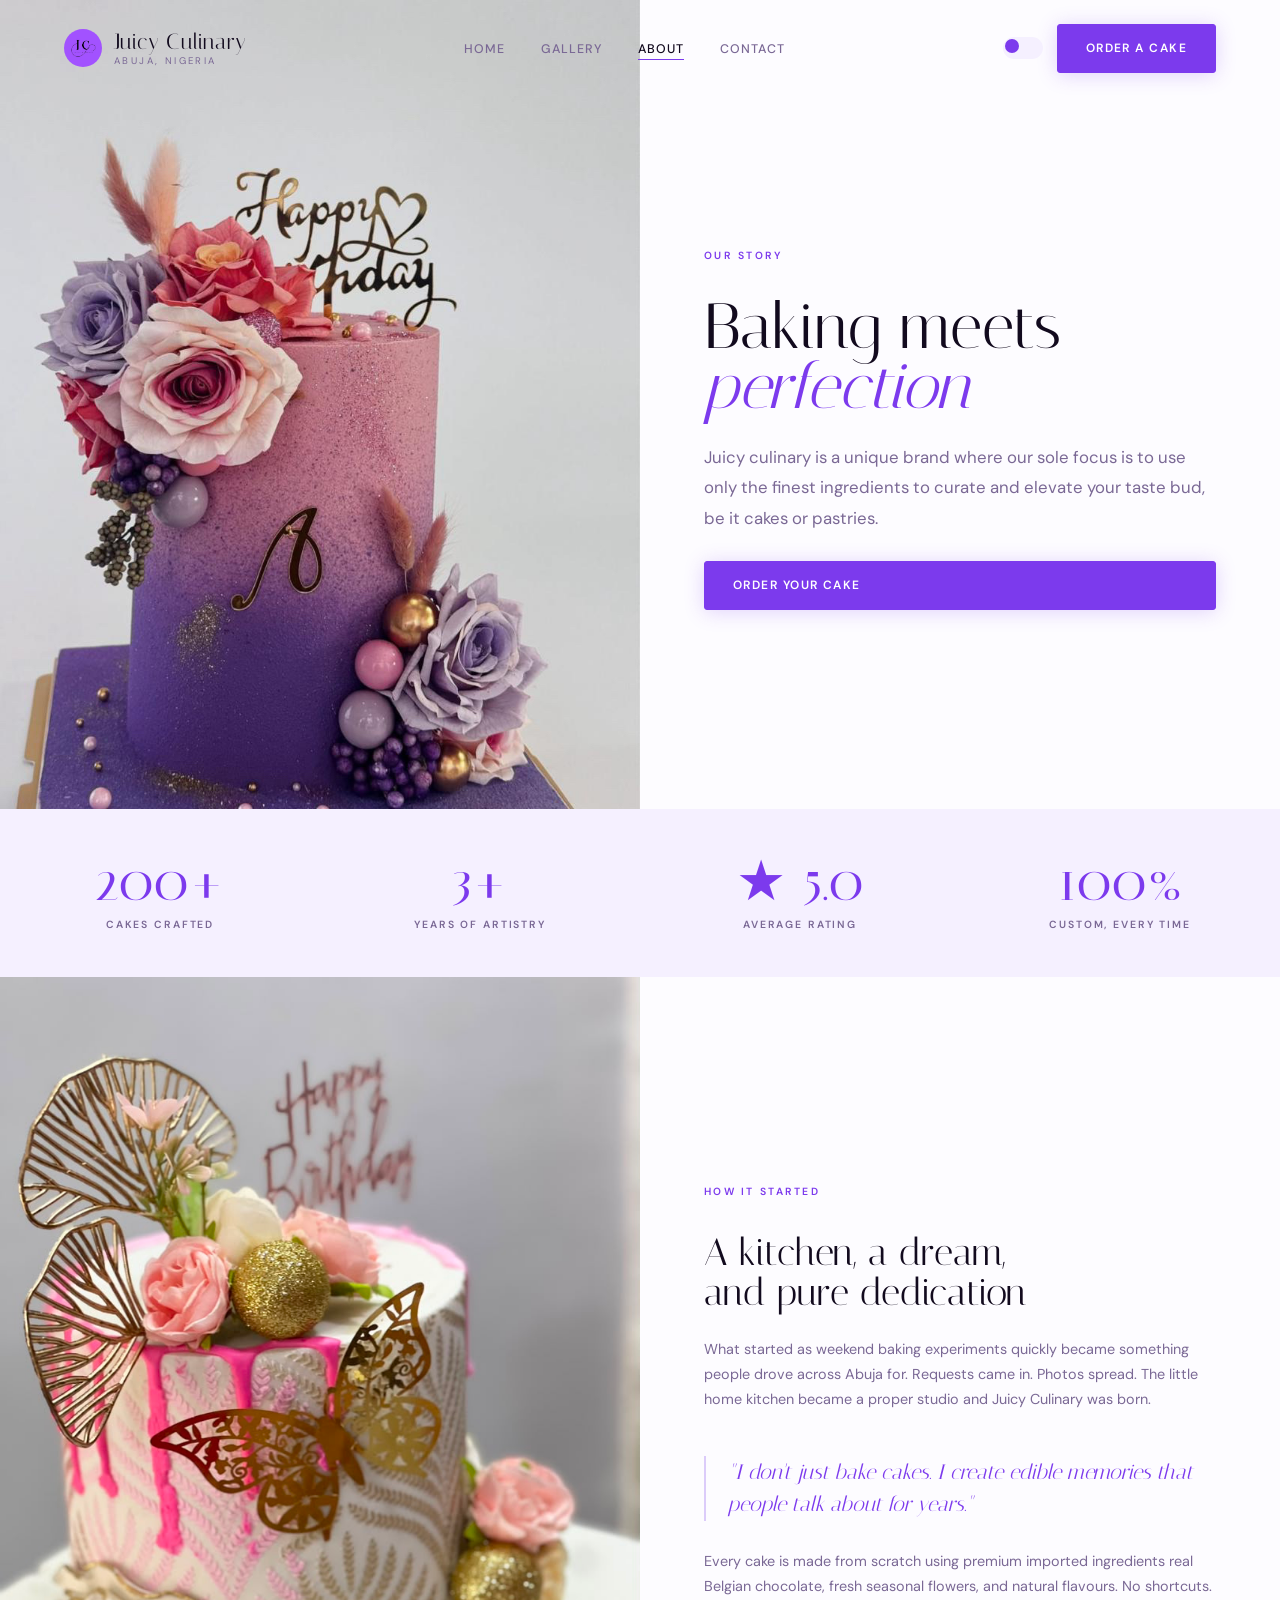
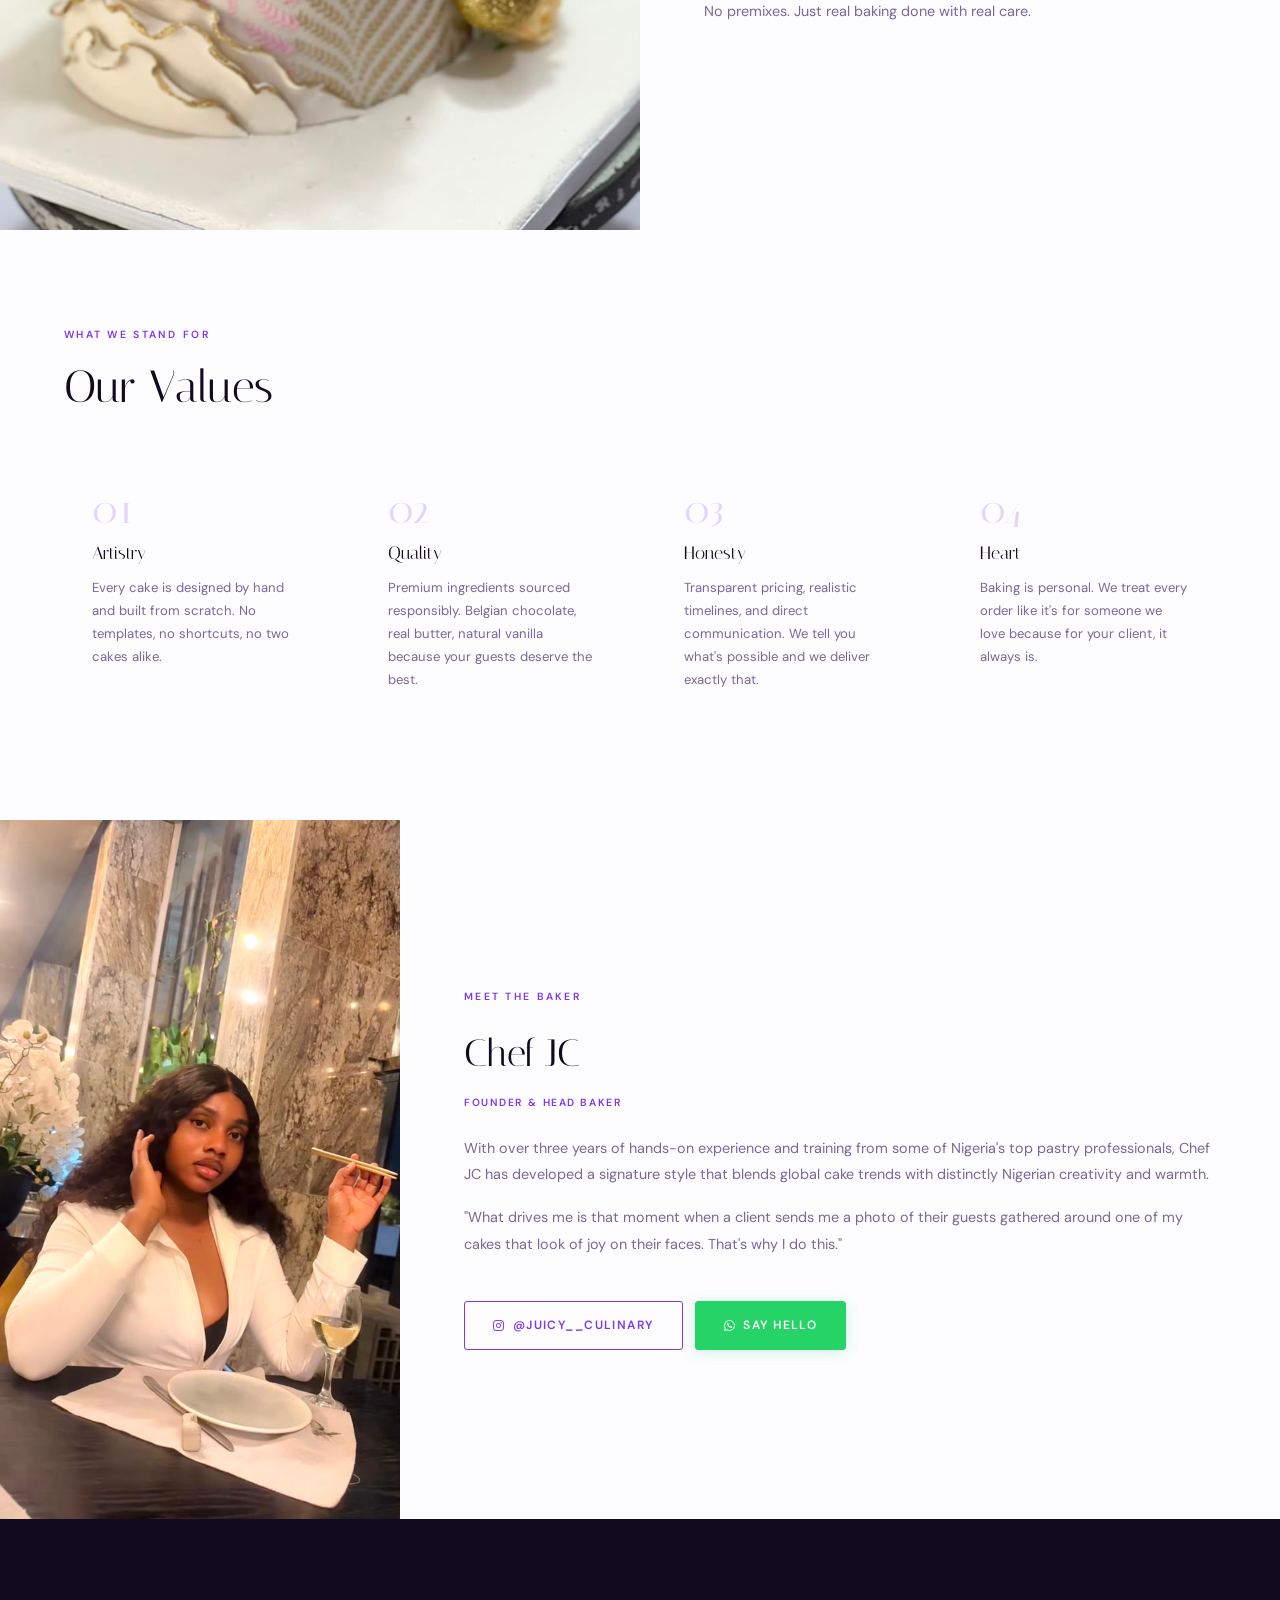
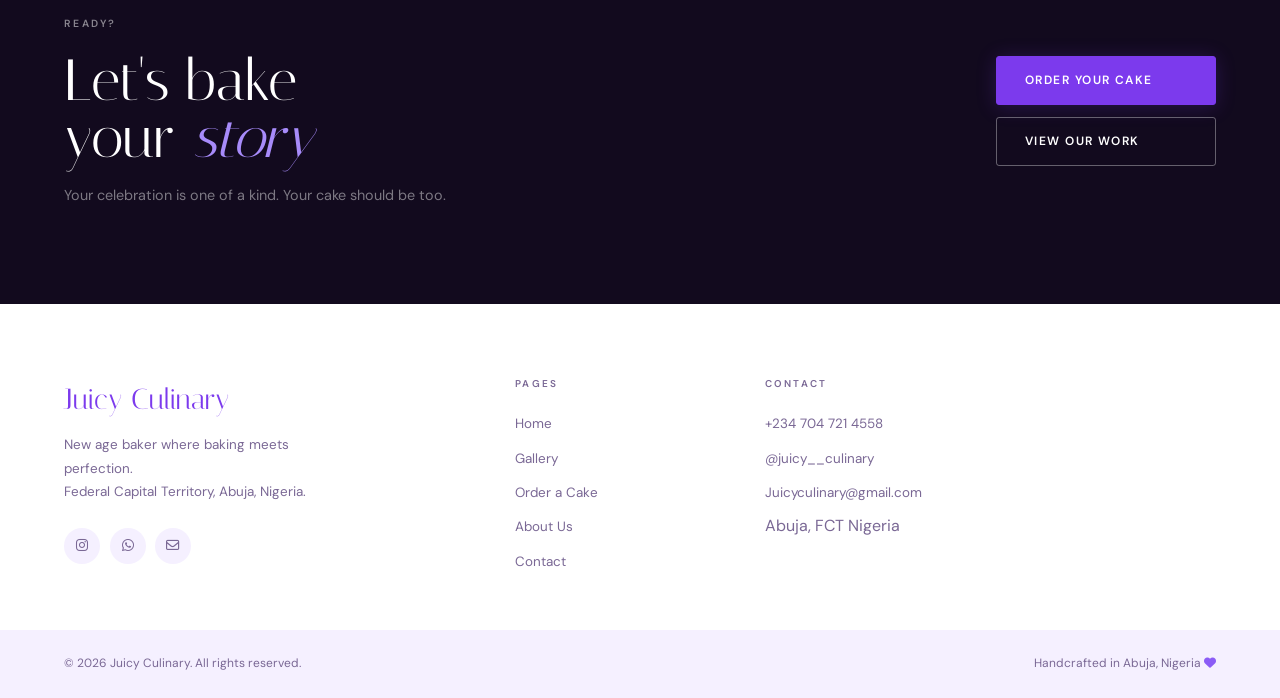
<file: about.html>
<!DOCTYPE html>
<html lang="en" data-theme="light">
<head>
  <meta charset="UTF-8">
  <meta name="viewport" content="width=device-width, initial-scale=1.0">
  <title>About — Juicy Culinary</title>
  <meta name="description" content="The story behind Juicy Culinary — Abuja's premium custom cake studio. Meet the baker and discover our mission.">
  <link rel="icon" type="image/png" sizes="32x32" href="images/favicon-32.png">
  <link rel="icon" type="image/png" sizes="16x16" href="images/favicon-16.png">
  <link rel="apple-touch-icon" sizes="180x180" href="images/apple-touch-icon.png">
  <link rel="preconnect" href="https://fonts.googleapis.com">
  <link rel="preconnect" href="https://fonts.gstatic.com" crossorigin>
  <link href="https://fonts.googleapis.com/css2?family=Italiana&family=DM+Sans:ital,opsz,wght@0,9..40,300;0,9..40,400;0,9..40,500;0,9..40,600;1,9..40,300&display=swap" rel="stylesheet">
  <link rel="stylesheet" href="https://cdnjs.cloudflare.com/ajax/libs/font-awesome/6.5.0/css/all.min.css" crossorigin="anonymous">
  <link rel="stylesheet" href="css/ style.css">
</head>
<body>

<nav class="nav">
  <a href="index.html" class="nav-logo">
    <img src="images/logo-bg.jpg" alt="Juicy Culinary" class="nav-logo-img">
    <div class="nav-logo-text">Juicy Culinary<span>Abuja, Nigeria</span></div>
  </a>
  <ul class="nav-links">
    <li><a href="index.html" class="nav-link">Home</a></li>
    <li><a href="gallery.html" class="nav-link">Gallery</a></li>
    <li><a href="about.html" class="nav-link">About</a></li>
    <li><a href="contact.html" class="nav-link">Contact</a></li>
  </ul>
  <div class="nav-right">
    <button class="dark-toggle" aria-label="Toggle dark mode"></button>
    <a href="order.html" class="btn btn-primary">Order a Cake</a>
    <button class="hamburger" aria-label="Open menu" aria-expanded="false"><span></span><span></span><span></span></button>
  </div>
</nav>
<div class="mobile-overlay"></div>
<nav class="mobile-menu">
  <a href="index.html" class="mobile-menu-link">Home</a>
  <a href="gallery.html" class="mobile-menu-link">Gallery</a>
  <a href="order.html" class="mobile-menu-link">Order a Cake</a>
  <a href="about.html" class="mobile-menu-link">About</a>
  <a href="contact.html" class="mobile-menu-link">Contact</a>
  <div class="mobile-menu-cta">
    <a href="https://wa.me/2347047214558" target="_blank" class="btn btn-wa" style="width:100%;justify-content:center;">
      <i class="fa-brands fa-whatsapp"></i> WhatsApp Us
    </a>
  </div>
</nav>

<!-- HERO SPLIT -->
<section class="about-hero">
  <div class="about-hero-photo reveal-left">
    <img src="images/about-hero.jpg" alt="Juicy Culinary studio" loading="eager">
  </div>
  <div class="about-hero-text reveal fade-up">
    <div class="section-label"><span class="t-label">Our Story</span></div>
    <h1>Baking meets<br><em>perfection</em></h1>
    <p class="t-body-lg" style="margin-bottom:1.75rem">Juicy culinary is a unique brand where our sole focus is to use only the finest ingredients to curate and elevate your taste bud, be it cakes or pastries.</p>
    <a href="order.html" class="btn btn-primary">Order Your Cake</a>
  </div>
</section>

<!-- STATS BAND -->
<div class="stats-band">
  <div class="stat-cell reveal fade-up">
    <div class="stat-num">200+</div>
    <div class="stat-label">Cakes Crafted</div>
  </div>
  <div class="stat-cell reveal fade-up d1">
    <div class="stat-num">3+</div>
    <div class="stat-label">Years of Artistry</div>
  </div>
  <div class="stat-cell reveal fade-up d2">
    <div class="stat-num">★ 5.0</div>
    <div class="stat-label">Average Rating</div>
  </div>
  <div class="stat-cell reveal fade-up d3">
    <div class="stat-num">100%</div>
    <div class="stat-label">Custom, Every Time</div>
  </div>
</div>

<!-- STORY SECTION -->
<section class="about-story">
  <div class="about-story-photo reveal-left">
    <img src="images/about-story-photo.jpg" alt="Cake being decorated with fresh flowers and gold details" loading="lazy">
  </div>
  <div class="about-story-text reveal fade-up d1">
    <div class="section-label"><span class="t-label">How It Started</span></div>
    <h2>A kitchen, a dream,<br>and pure dedication</h2>
    <p class="t-body" style="margin-bottom:1rem">
      What started as weekend baking experiments quickly became something people drove across Abuja for. Requests came in. Photos spread. The little home kitchen became a proper studio  and Juicy Culinary was born.
    </p>
    <blockquote class="about-quote">
      "I don't just bake cakes. I create edible memories that people talk about for years."
    </blockquote>
    <p class="t-body">
      Every cake is made from scratch using premium imported ingredients  real Belgian chocolate, fresh seasonal flowers, and natural flavours. No shortcuts. No premixes. Just real baking done with real care.
    </p>
  </div>
</section>

<!-- VALUES -->
<section class="values-section">
  <div class="section-label reveal"><span class="t-label">What We Stand For</span></div>
  <h2 class="t-heading reveal d1" style="margin-top:0.5rem;margin-bottom:0">Our Values</h2>
  <div class="values-grid">
    <div class="value-item reveal fade-up">
      <div class="value-num">01</div>
      <div class="value-title">Artistry</div>
      <p class="value-desc">Every cake is designed by hand and built from scratch. No templates, no shortcuts, no two cakes alike.</p>
    </div>
    <div class="value-item reveal fade-up d1">
      <div class="value-num">02</div>
      <div class="value-title">Quality</div>
      <p class="value-desc">Premium ingredients sourced responsibly. Belgian chocolate, real butter, natural vanilla  because your guests deserve the best.</p>
    </div>
    <div class="value-item reveal fade-up d2">
      <div class="value-num">03</div>
      <div class="value-title">Honesty</div>
      <p class="value-desc">Transparent pricing, realistic timelines, and direct communication. We tell you what's possible and we deliver exactly that.</p>
    </div>
    <div class="value-item reveal fade-up d3">
      <div class="value-num">04</div>
      <div class="value-title">Heart</div>
      <p class="value-desc">Baking is personal. We treat every order like it's for someone we love  because for your client, it always is.</p>
    </div>
  </div>
</section>

<!-- MEET THE BAKER -->
<section class="baker-section">
  <div class="baker-photo reveal-left">
    <img src="images/JC.jpg" alt="Chef JC — Founder of Juicy Culinary" loading="lazy">
  </div>
  <div class="baker-text reveal fade-up">
    <div class="section-label"><span class="t-label">Meet the Baker</span></div>
    <h2>Chef JC</h2>
    <p class="t-label" style="color:var(--purple);margin-bottom:1.5rem;letter-spacing:0.15em">Founder & Head Baker</p>
    <p class="baker-bio">
      With over three years of hands-on experience and training from some of Nigeria's top pastry professionals, Chef JC has developed a signature style that blends global cake trends with distinctly Nigerian creativity and warmth.
    </p>
    <p class="baker-bio">
      "What drives me is that moment when a client sends me a photo of their guests gathered around one of my cakes  that look of joy on their faces. That's why I do this."
    </p>
    <div style="display:flex;gap:0.75rem;margin-top:1.75rem;flex-wrap:wrap">
      <a href="https://instagram.com/juicy__culinary" target="_blank" rel="noopener" class="btn btn-outline">
        <i class="fa-brands fa-instagram"></i> @juicy__culinary
      </a>
      <a href="https://wa.me/2347047214558" target="_blank" rel="noopener" class="btn btn-wa">
        <i class="fa-brands fa-whatsapp"></i> Say Hello
      </a>
    </div>
  </div>
</section>

<!-- CTA -->
<section class="cta-banner">
  <div class="reveal fade-up">
    <div class="section-label" style="--rule-color:rgba(255,255,255,0.2)">
      <span class="t-label" style="color:rgba(255,255,255,0.5)">Ready?</span>
    </div>
    <h2>Let's bake<br>your <em>story</em></h2>
    <p>Your celebration is one of a kind. Your cake should be too.</p>
  </div>
  <div class="cta-banner-actions reveal fade-up d1">
    <a href="order.html" class="btn btn-primary">Order Your Cake</a>
    <a href="gallery.html" class="btn btn-ghost-white">View Our Work</a>
  </div>
</section>

<footer class="footer">
  <div class="footer-main">
    <div class="footer-brand">
      <div class="footer-brand-name">Juicy Culinary</div>
      <p class="footer-brand-desc">New age baker where baking meets perfection.<br>Federal Capital Territory, Abuja, Nigeria.</p>
      <div class="footer-socials">
        <a href="https://instagram.com/juicy__culinary" target="_blank" rel="noopener" class="footer-social-link" aria-label="Instagram">
          <i class="fa-brands fa-instagram"></i>
        </a>
        <a href="https://wa.me/2347047214558" target="_blank" rel="noopener" class="footer-social-link" aria-label="WhatsApp">
          <i class="fa-brands fa-whatsapp"></i>
        </a>
        <a href="mailto:Juicyculinary@gmail.com" class="footer-social-link" aria-label="Email">
          <i class="fa-regular fa-envelope"></i>
        </a>
      </div>
    </div>
    <div>
      <div class="footer-col-title">Pages</div>
      <ul class="footer-col-links">
        <li><a href="index.html">Home</a></li>
        <li><a href="gallery.html">Gallery</a></li>
        <li><a href="order.html">Order a Cake</a></li>
        <li><a href="about.html">About Us</a></li>
        <li><a href="contact.html">Contact</a></li>
      </ul>
    </div>
    <div>
      <div class="footer-col-title">Contact</div>
      <ul class="footer-col-links">
        <li><a href="https://wa.me/2347047214558">+234 704 721 4558</a></li>
        <li><a href="https://instagram.com/juicy__culinary">@juicy__culinary</a></li>
        <li><a href="mailto:Juicyculinary@gmail.com">Juicyculinary@gmail.com</a></li>
        <li><span style="color:var(--ink-soft)">Abuja, FCT Nigeria</span></li>
      </ul>
    </div>
  </div>
  <div class="footer-bottom">
    <span>© 2026 Juicy Culinary. All rights reserved.</span>
    <span>Handcrafted in Abuja, Nigeria <i class="fa-solid fa-heart" style="color:#8B5CF6;font-size:0.75rem"></i></span>
  </div>
</footer>

<button class="back-top" aria-label="Back to top"><i class="fa-regular fa-chevron-up"></i></button>
<script src="js/script.js"></script>
</body>
</html>
</file>
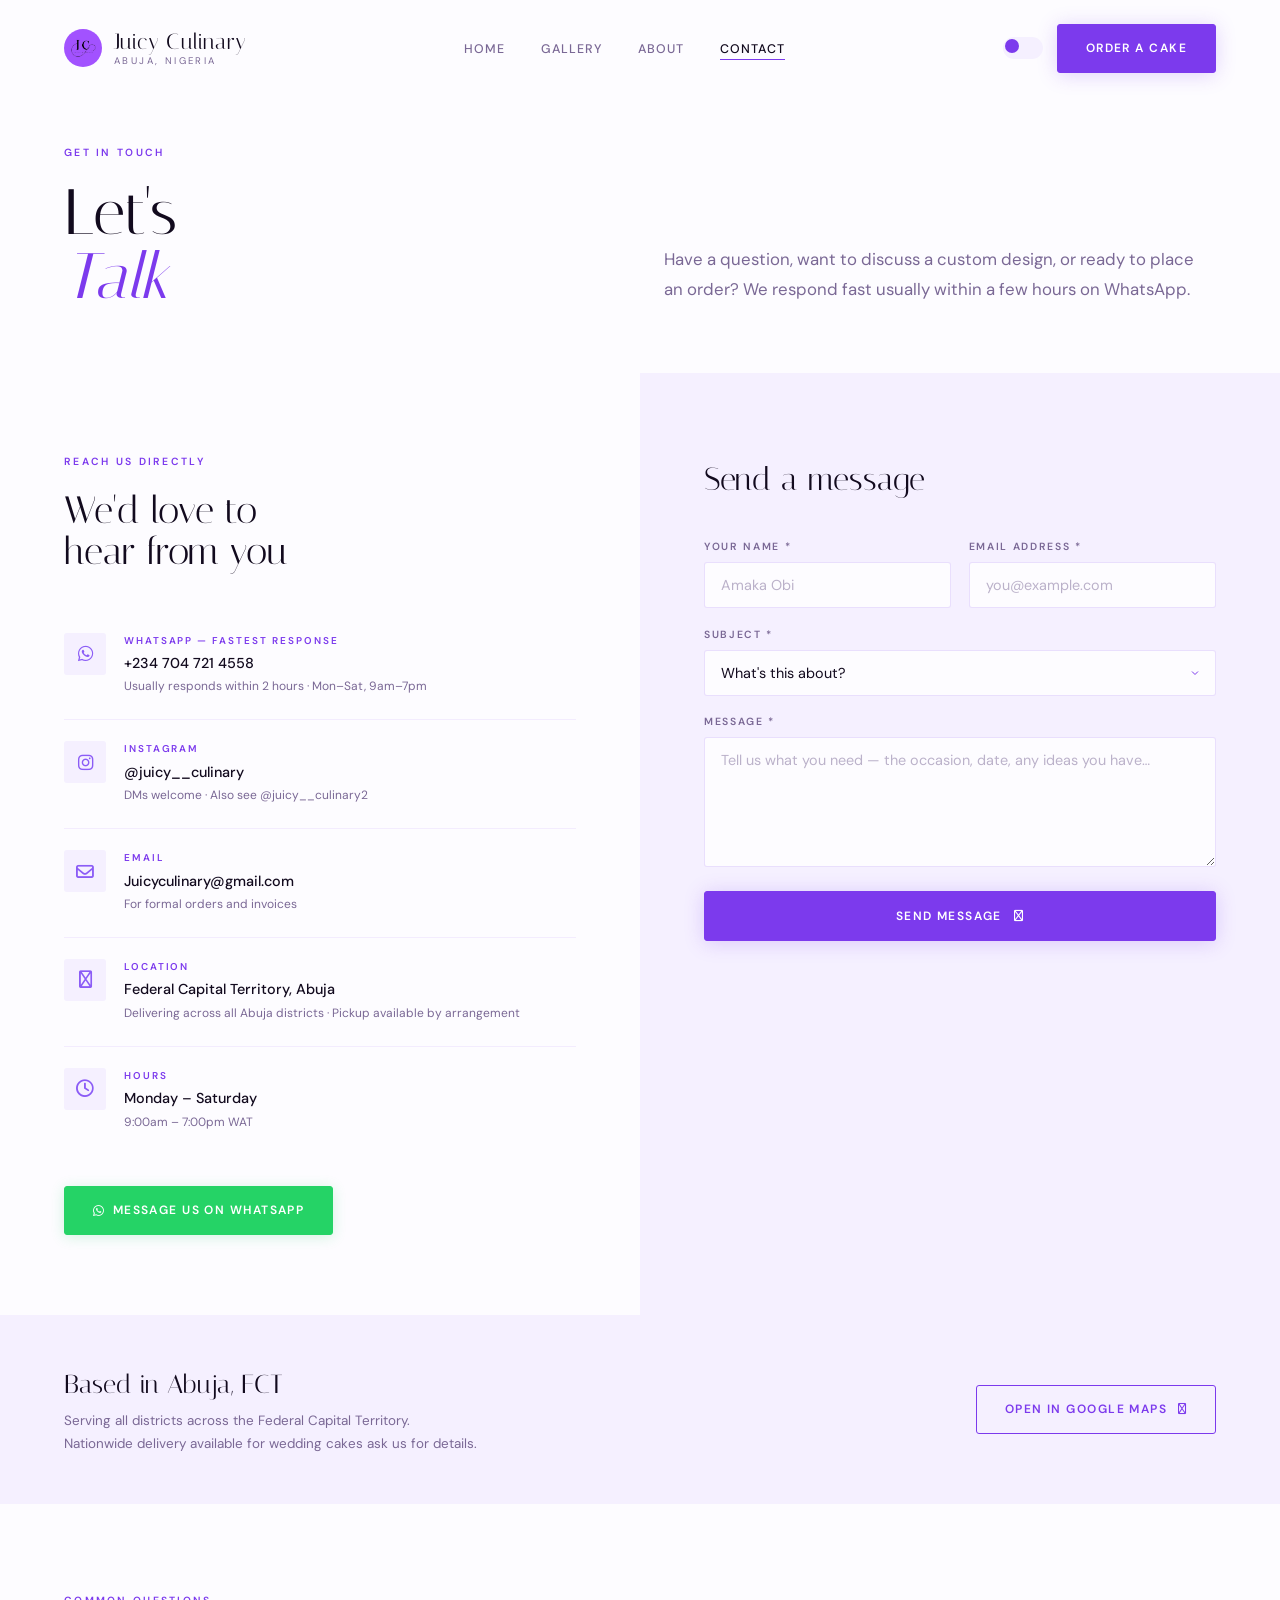
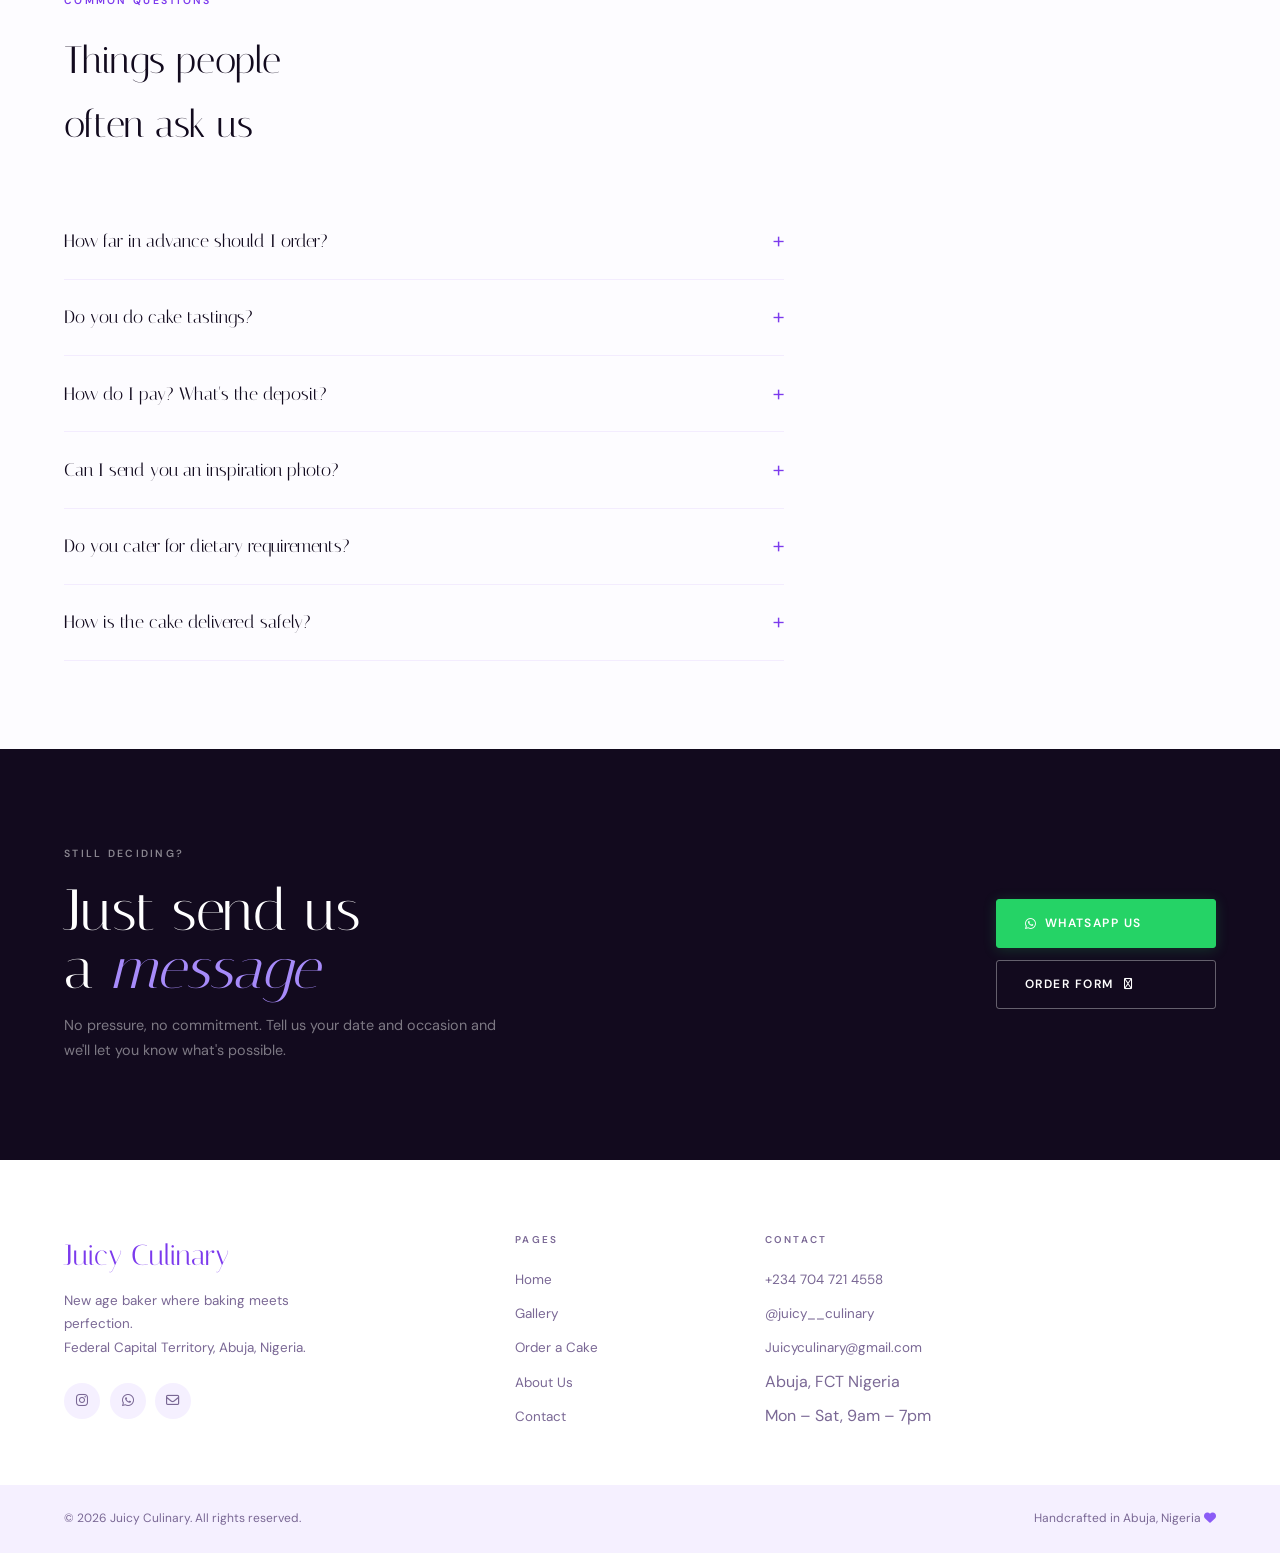
<file: contact.html>
<!DOCTYPE html>
<html lang="en" data-theme="light">
<head>
  <meta charset="UTF-8">
  <meta name="viewport" content="width=device-width, initial-scale=1.0">
  <title>Contact — Juicy Culinary</title>
  <meta name="description" content="Get in touch with Juicy Culinary. Order a cake, ask a question, or just say hello.">
  <link rel="icon" type="image/png" sizes="32x32" href="images/favicon-32.png">
<link rel="icon" type="image/png" sizes="16x16" href="images/favicon-16.png">
<link rel="apple-touch-icon" sizes="180x180" href="images/apple-touch-icon.png">
  <link rel="preconnect" href="https://fonts.googleapis.com">
  <link rel="preconnect" href="https://fonts.gstatic.com" crossorigin>
  <link href="https://fonts.googleapis.com/css2?family=Italiana&family=DM+Sans:ital,opsz,wght@0,9..40,300;0,9..40,400;0,9..40,500;0,9..40,600;1,9..40,300&display=swap" rel="stylesheet">
  <link rel="stylesheet" href="https://cdnjs.cloudflare.com/ajax/libs/font-awesome/6.5.0/css/all.min.css" crossorigin="anonymous">
  <link rel="stylesheet" href="css/ style.css">
</head>
<body>

<nav class="nav">
  <a href="index.html" class="nav-logo">
    <img src="images/logo-bg.jpg" alt="Juicy Culinary" class="nav-logo-img">
    <div class="nav-logo-text">Juicy Culinary<span>Abuja, Nigeria</span></div>
  </a>
  <ul class="nav-links">
    <li><a href="index.html" class="nav-link">Home</a></li>
    <li><a href="gallery.html" class="nav-link">Gallery</a></li>
    <li><a href="about.html" class="nav-link">About</a></li>
    <li><a href="contact.html" class="nav-link">Contact</a></li>
  </ul>
  <div class="nav-right">
    <button class="dark-toggle" aria-label="Toggle dark mode"></button>
    <a href="order.html" class="btn btn-primary">Order a Cake</a>
    <button class="hamburger" aria-label="Open menu" aria-expanded="false"><span></span><span></span><span></span></button>
  </div>
</nav>
<div class="mobile-overlay"></div>
<nav class="mobile-menu">
  <a href="index.html" class="mobile-menu-link">Home</a>
  <a href="gallery.html" class="mobile-menu-link">Gallery</a>
  <a href="order.html" class="mobile-menu-link">Order a Cake</a>
  <a href="about.html" class="mobile-menu-link">About</a>
  <a href="contact.html" class="mobile-menu-link">Contact</a>
  <div class="mobile-menu-cta">
    <a href="https://wa.me/2347047214558" target="_blank" class="btn btn-wa" style="width:100%;justify-content:center;">
      <i class="fa-brands fa-whatsapp"></i> WhatsApp Us
    </a>
  </div>
</nav>

<!-- PAGE BANNER -->
<section class="page-banner">
  <div class="page-banner-left">
    <div class="section-label reveal"><span class="t-label">Get in Touch</span></div>
    <h1 class="t-display reveal d1">Let's<br><em style="font-style:italic;color:var(--purple)">Talk</em></h1>
  </div>
  <div class="page-banner-right reveal fade-up d2">
    <p class="t-body-lg">Have a question, want to discuss a custom design, or ready to place an order? We respond fast  usually within a few hours on WhatsApp.</p>
  </div>
</section>

<!-- CONTACT SPLIT -->
<section class="contact-split">

  <!-- LEFT: contact info -->
  <div class="contact-info">
    <div class="section-label reveal"><span class="t-label">Reach Us Directly</span></div>
    <h2 class="reveal fade-up d1">We'd love to<br>hear from you</h2>

    <div class="contact-channel reveal fade-up d2">
      <div class="contact-channel-icon">
        <i class="fa-brands fa-whatsapp" style="color:#8B5CF6;font-size:1.1rem"></i>
      </div>
      <div>
        <div class="contact-channel-label">WhatsApp — Fastest Response</div>
        <div class="contact-channel-value">
          <a href="https://wa.me/2347047214558?text=Hi! I have a question about ordering a cake." target="_blank" rel="noopener">+234 704 721 4558</a>
        </div>
        <div class="contact-channel-note">Usually responds within 2 hours · Mon–Sat, 9am–7pm</div>
      </div>
    </div>

    <div class="contact-channel reveal fade-up d2">
      <div class="contact-channel-icon">
        <i class="fa-brands fa-instagram" style="color:#8B5CF6;font-size:1.1rem"></i>
      </div>
      <div>
        <div class="contact-channel-label">Instagram</div>
        <div class="contact-channel-value">
          <a href="https://instagram.com/juicy__culinary" target="_blank" rel="noopener">@juicy__culinary</a>
        </div>
        <div class="contact-channel-note">DMs welcome · Also see @juicy__culinary2</div>
      </div>
    </div>

    <div class="contact-channel reveal fade-up d2">
      <div class="contact-channel-icon">
        <i class="fa-regular fa-envelope" style="color:#8B5CF6;font-size:1.1rem"></i>
      </div>
      <div>
        <div class="contact-channel-label">Email</div>
        <div class="contact-channel-value">
          <a href="mailto:Juicyculinary@gmail.com">Juicyculinary@gmail.com</a>
        </div>
        <div class="contact-channel-note">For formal orders and invoices</div>
      </div>
    </div>

    <div class="contact-channel reveal fade-up d2">
      <div class="contact-channel-icon">
        <i class="fa-regular fa-location-dot" style="color:#8B5CF6;font-size:1.1rem"></i>
      </div>
      <div>
        <div class="contact-channel-label">Location</div>
        <div class="contact-channel-value">Federal Capital Territory, Abuja</div>
        <div class="contact-channel-note">Delivering across all Abuja districts · Pickup available by arrangement</div>
      </div>
    </div>

    <div class="contact-channel reveal fade-up d2" style="border-bottom:none">
      <div class="contact-channel-icon">
        <i class="fa-regular fa-clock" style="color:#8B5CF6;font-size:1.1rem"></i>
      </div>
      <div>
        <div class="contact-channel-label">Hours</div>
        <div class="contact-channel-value">Monday – Saturday</div>
        <div class="contact-channel-note">9:00am – 7:00pm WAT</div>
      </div>
    </div>

    <a href="https://wa.me/2347047214558?text=Hi! I'd like to discuss a cake order." target="_blank" rel="noopener" class="btn btn-wa" style="margin-top:2rem;display:inline-flex;">
      <i class="fa-brands fa-whatsapp"></i> Message Us on WhatsApp
    </a>
  </div>

  <!-- RIGHT: contact form -->
  <div class="contact-form-side">
    <h2 class="reveal fade-up">Send a message</h2>
    <form data-validate novalidate>
      <div class="form-row">
        <div class="form-group">
          <label class="form-label" for="c-name">Your Name <span aria-hidden="true">*</span></label>
          <input class="form-control" type="text" id="c-name" name="name" placeholder="Amaka Obi" required autocomplete="name">
          <span class="form-error" role="alert"></span>
        </div>
        <div class="form-group">
          <label class="form-label" for="c-email">Email Address <span aria-hidden="true">*</span></label>
          <input class="form-control" type="email" id="c-email" name="email" placeholder="you@example.com" required autocomplete="email">
          <span class="form-error" role="alert"></span>
        </div>
      </div>
      <div class="form-row single" style="margin-bottom:1.1rem">
        <div class="form-group">
          <label class="form-label" for="c-subject">Subject <span aria-hidden="true">*</span></label>
          <select class="form-control" id="c-subject" name="subject" required>
            <option value="">What's this about?</option>
            <option value="order">I want to place an order</option>
            <option value="quote">I need a price quote</option>
            <option value="wedding">Wedding cake enquiry</option>
            <option value="tasting">I'd like a tasting session</option>
            <option value="other">Something else</option>
          </select>
          <span class="form-error" role="alert"></span>
        </div>
      </div>
      <div class="form-row single" style="margin-bottom:1.5rem">
        <div class="form-group">
          <label class="form-label" for="c-message">Message <span aria-hidden="true">*</span></label>
          <textarea class="form-control" id="c-message" name="message" placeholder="Tell us what you need — the occasion, date, any ideas you have…" required style="min-height:130px"></textarea>
          <span class="form-error" role="alert"></span>
        </div>
      </div>
      <button type="submit" class="btn btn-primary" style="width:100%;justify-content:center;padding:1rem">
        Send Message <i class="fa-regular fa-arrow-right" style="margin-left:0.3rem;font-size:0.75rem"></i>
      </button>
    </form>
  </div>

</section>

<!-- LOCATION STRIP -->
<div class="location-strip">
  <address class="location-info">
    <h3>Based in Abuja, FCT</h3>
    <p class="location-detail">
      Serving all districts across the Federal Capital Territory.<br>
      Nationwide delivery available for wedding cakes  ask us for details.
    </p>
  </address>
  <a href="https://maps.google.com/?q=Abuja,FCT,Nigeria" target="_blank" rel="noopener" class="btn btn-outline">
    Open in Google Maps <i class="fa-regular fa-arrow-right" style="font-size:0.7rem;margin-left:0.2rem"></i>
  </a>
</div>

<!-- FAQ -->
<section class="faq-section">
  <div class="section-label reveal"><span class="t-label">Common Questions</span></div>
  <h2 class="reveal fade-up d1">Things people<br>often ask us</h2>
  <div class="faq-list">
    <details class="faq-item reveal fade-up">
      <summary>How far in advance should I order?</summary>
      <p class="faq-answer">We recommend at least 5–7 days for standard cakes and a minimum of 3 weeks for wedding cakes. For very intricate designs or multi-tier orders, 4–6 weeks is ideal. If you're in a rush, message us on WhatsApp first and we'll tell you honestly what's possible.</p>
    </details>
    <details class="faq-item reveal fade-up">
      <summary>Do you do cake tastings?</summary>
      <p class="faq-answer">Yes, for wedding cakes we offer tasting sessions by appointment. A small fee applies which is credited toward your final order. Reach out via WhatsApp to schedule yours at least 2 weeks before you need to confirm your order.</p>
    </details>
    <details class="faq-item reveal fade-up">
      <summary>How do I pay? What's the deposit?</summary>
      <p class="faq-answer">We accept bank transfers to all major Nigerian banks. A 50% deposit is required to confirm and schedule your order. The remaining balance is due on or before delivery. We'll send you account details once your order is confirmed.</p>
    </details>
    <details class="faq-item reveal fade-up">
      <summary>Can I send you an inspiration photo?</summary>
      <p class="faq-answer">Absolutely  and we encourage it. Send photos via WhatsApp or attach them to your order form. We'll use it as a reference while making your design entirely unique. We never copy another baker's work exactly.</p>
    </details>
    <details class="faq-item reveal fade-up">
      <summary>Do you cater for dietary requirements?</summary>
      <p class="faq-answer">We can accommodate some dietary needs  just let us know in your order notes. Currently we offer eggless options for certain cake types. For severe allergies, please discuss with us directly before ordering so we can advise honestly.</p>
    </details>
    <details class="faq-item reveal fade-up">
      <summary>How is the cake delivered safely?</summary>
      <p class="faq-answer">All cakes are packed in sturdy boxes with non-slip bases and transported carefully in temperature-controlled conditions. For multi-tier wedding cakes, we deliver and set up at the venue personally. Delivery fees vary by location within Abuja FCT.</p>
    </details>
  </div>
</section>

<!-- CTA -->
<section class="cta-banner">
  <div class="reveal fade-up">
    <div class="section-label" style="--rule-color:rgba(255,255,255,0.2)">
      <span class="t-label" style="color:rgba(255,255,255,0.5)">Still Deciding?</span>
    </div>
    <h2>Just send us<br>a <em>message</em></h2>
    <p>No pressure, no commitment. Tell us your date and occasion and we'll let you know what's possible.</p>
  </div>
  <div class="cta-banner-actions reveal fade-up d1">
    <a href="https://wa.me/2347047214558?text=Hi! I'm thinking about ordering a cake and wanted to ask a few questions." target="_blank" rel="noopener" class="btn btn-wa">
      <i class="fa-brands fa-whatsapp"></i> WhatsApp Us
    </a>
    <a href="order.html" class="btn btn-ghost-white">Order Form <i class="fa-regular fa-arrow-right" style="font-size:0.7rem;margin-left:0.2rem"></i></a>
  </div>
</section>

<!-- Success Modal -->
<div class="modal-overlay" role="dialog" aria-modal="true" aria-label="Message sent">
  <div class="modal-card">
    <div class="modal-icon"><i class="fa-solid fa-paper-plane" style="color:#8B5CF6;font-size:2.5rem"></i></div>
    <h2 class="modal-title">Message Sent!</h2>
    <p class="modal-body">Thank you for reaching out. We'll get back to you within 24 hours. For faster response, WhatsApp us directly on +234 704 721 4558.</p>
    <button class="btn btn-primary modal-close-btn" style="width:100%;justify-content:center;">Got It <i class="fa-regular fa-check" style="margin-left:0.3rem"></i></button>
  </div>
</div>

<footer class="footer">
  <div class="footer-main">
    <div class="footer-brand">
      <div class="footer-brand-name">Juicy Culinary</div>
      <p class="footer-brand-desc">New age baker where baking meets perfection.<br>Federal Capital Territory, Abuja, Nigeria.</p>
      <div class="footer-socials">
        <a href="https://instagram.com/juicy__culinary" target="_blank" rel="noopener" class="footer-social-link" aria-label="Instagram">
          <i class="fa-brands fa-instagram"></i>
        </a>
        <a href="https://wa.me/2347047214558" target="_blank" rel="noopener" class="footer-social-link" aria-label="WhatsApp">
          <i class="fa-brands fa-whatsapp"></i>
        </a>
        <a href="mailto:Juicyculinary@gmail.com" class="footer-social-link" aria-label="Email">
          <i class="fa-regular fa-envelope"></i>
        </a>
      </div>
    </div>
    <div>
      <div class="footer-col-title">Pages</div>
      <ul class="footer-col-links">
        <li><a href="index.html">Home</a></li>
        <li><a href="gallery.html">Gallery</a></li>
        <li><a href="order.html">Order a Cake</a></li>
        <li><a href="about.html">About Us</a></li>
        <li><a href="contact.html">Contact</a></li>
      </ul>
    </div>
    <div>
      <div class="footer-col-title">Contact</div>
      <ul class="footer-col-links">
        <li><a href="https://wa.me/2347047214558">+234 704 721 4558</a></li>
        <li><a href="https://instagram.com/juicy__culinary">@juicy__culinary</a></li>
        <li><a href="mailto:Juicyculinary@gmail.com">Juicyculinary@gmail.com</a></li>
        <li><span style="color:var(--ink-soft)">Abuja, FCT Nigeria</span></li>
        <li><span style="color:var(--ink-soft)">Mon – Sat, 9am – 7pm</span></li>
      </ul>
    </div>
  </div>
  <div class="footer-bottom">
    <span>© 2026 Juicy Culinary. All rights reserved.</span>
    <span>Handcrafted in Abuja, Nigeria <i class="fa-solid fa-heart" style="color:#8B5CF6;font-size:0.75rem"></i></span>
  </div>
</footer>

<button class="back-top" aria-label="Back to top"><i class="fa-regular fa-chevron-up"></i></button>
<script src="js/script.js"></script>
</body>
</html>
</file>
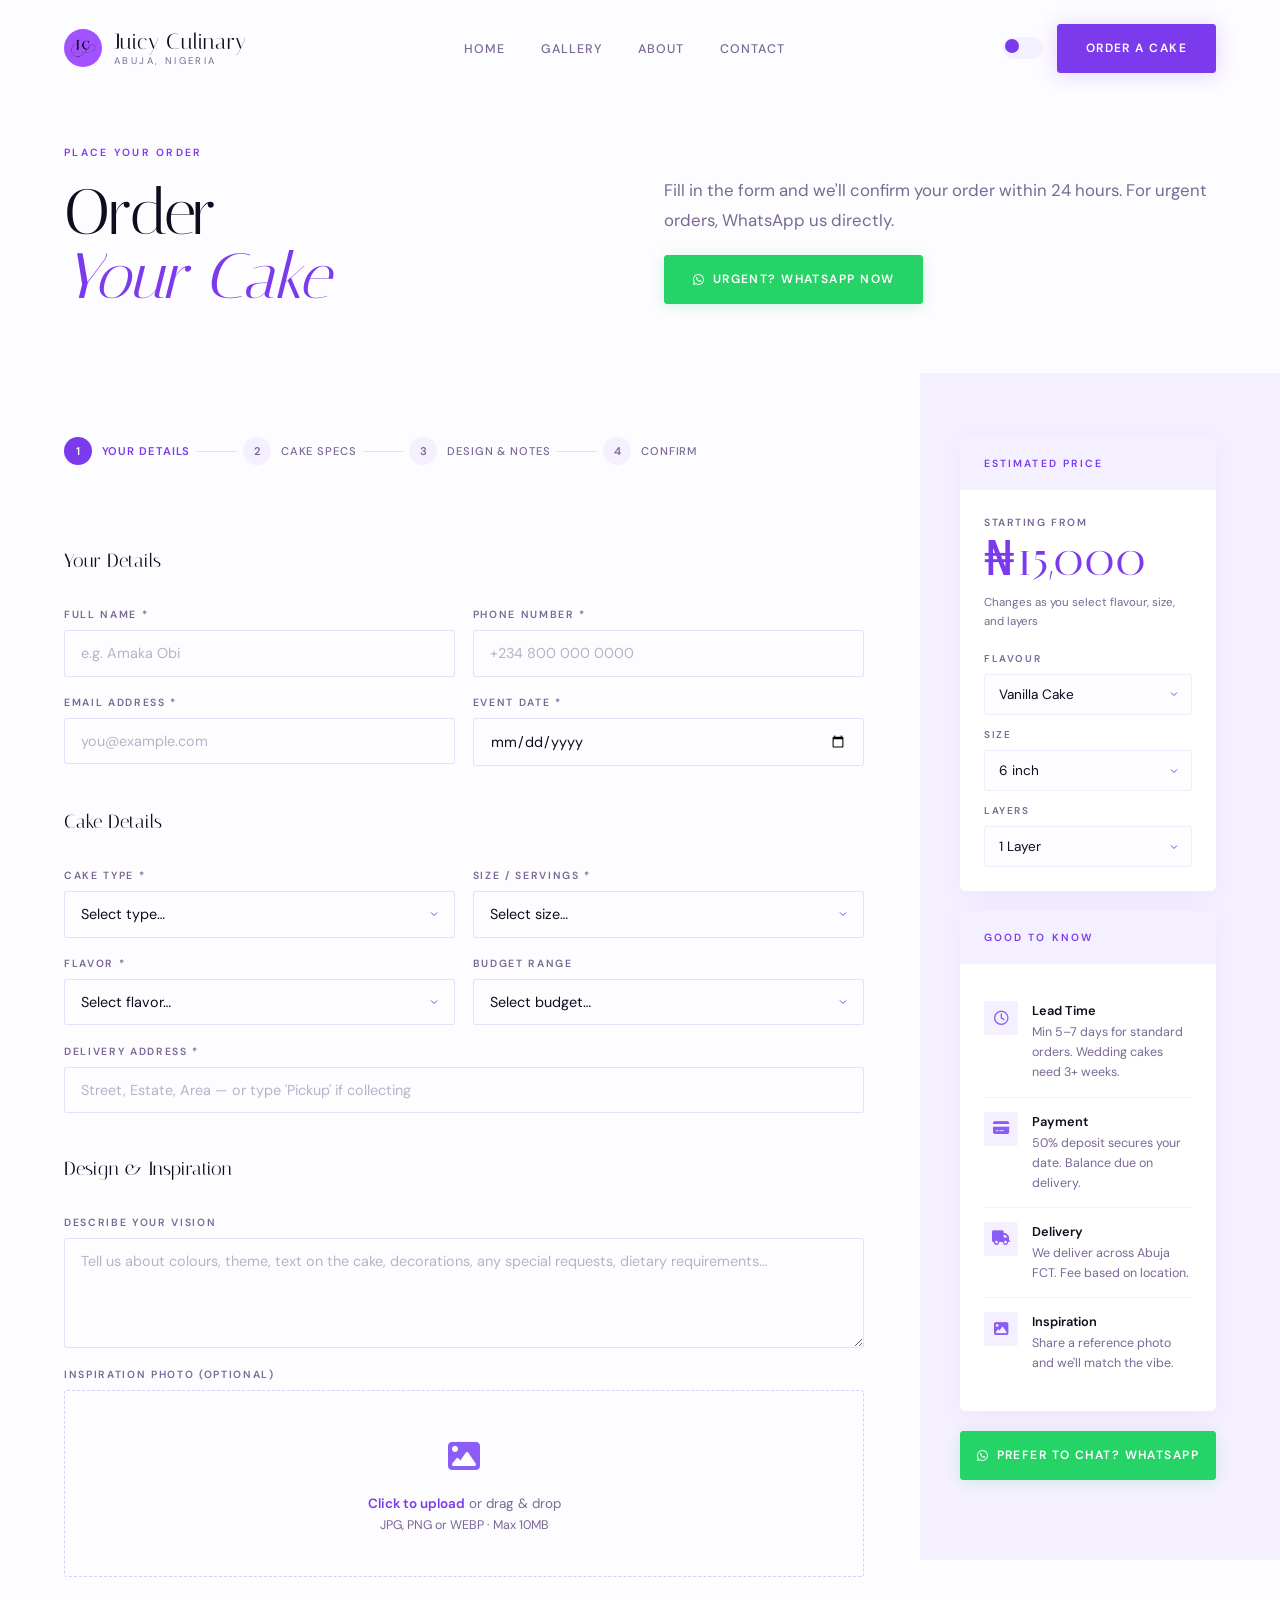
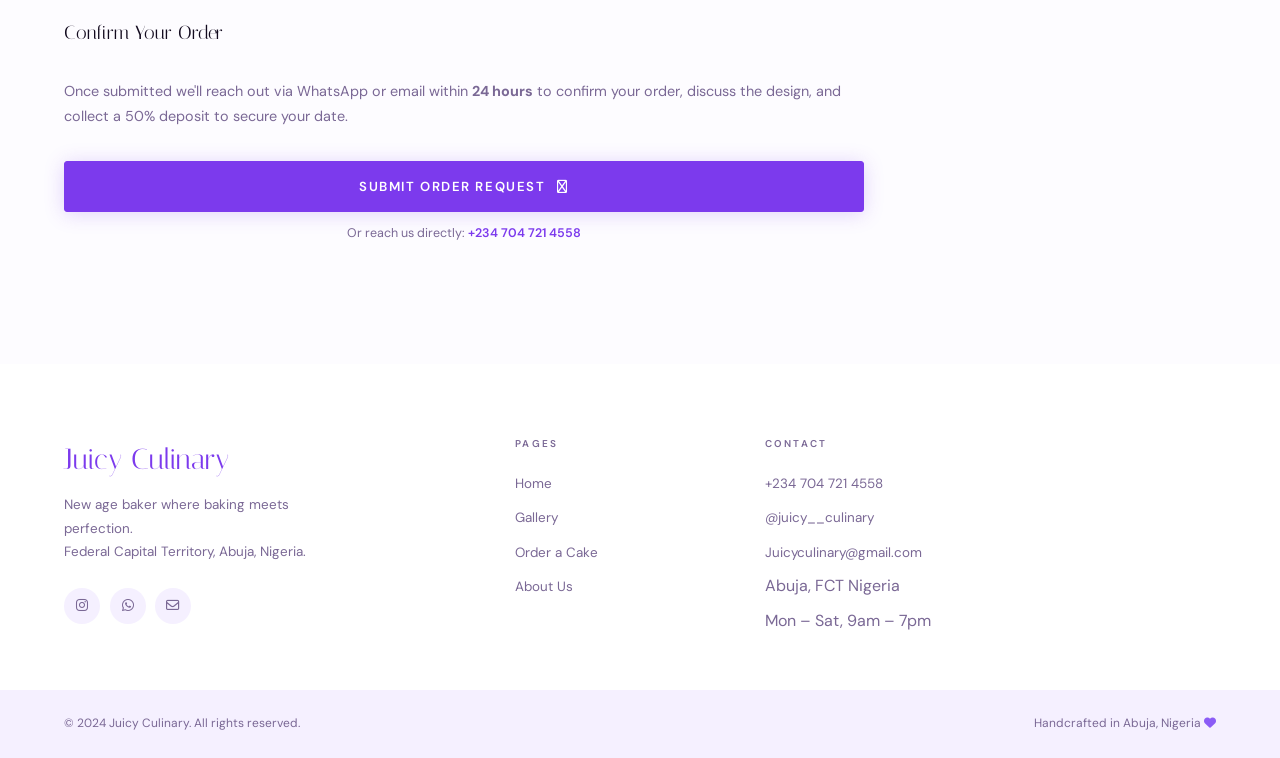
<file: order.html>
<!DOCTYPE html>
<html lang="en" data-theme="light">
<head>
  <meta charset="UTF-8">
  <meta name="viewport" content="width=device-width, initial-scale=1.0">
  <title>Order a Cake — Juicy Culinary</title>
  <meta name="description" content="Order a custom cake from Juicy Culinary. Fill in your details and we'll be in touch within 24 hours.">
  <link rel="icon" type="image/png" sizes="32x32" href="images/favicon-32.png">
  <link rel="icon" type="image/png" sizes="16x16" href="images/favicon-16.png">
  <link rel="apple-touch-icon" sizes="180x180" href="images/apple-touch-icon.png">
  <link rel="preconnect" href="https://fonts.googleapis.com">
  <link rel="preconnect" href="https://fonts.gstatic.com" crossorigin>
  <link href="https://fonts.googleapis.com/css2?family=Italiana&family=DM+Sans:ital,opsz,wght@0,9..40,300;0,9..40,400;0,9..40,500;0,9..40,600;1,9..40,300&display=swap" rel="stylesheet">
  <link rel="stylesheet" href="https://cdnjs.cloudflare.com/ajax/libs/font-awesome/6.5.0/css/all.min.css" crossorigin="anonymous">
  <link rel="stylesheet" href="css/ style.css">
</head>
<body>

<nav class="nav">
  <a href="index.html" class="nav-logo">
    <img src="images/logo-bg.jpg" alt="Juicy Culinary" class="nav-logo-img">
    <div class="nav-logo-text">Juicy Culinary<span>Abuja, Nigeria</span></div>
  </a>
  <ul class="nav-links">
    <li><a href="index.html" class="nav-link">Home</a></li>
    <li><a href="gallery.html" class="nav-link">Gallery</a></li>
    <li><a href="about.html" class="nav-link">About</a></li>
    <li><a href="contact.html" class="nav-link">Contact</a></li>
  </ul>
  <div class="nav-right">
    <button class="dark-toggle" aria-label="Toggle dark mode"></button>
    <a href="order.html" class="btn btn-primary">Order a Cake</a>
    <button class="hamburger" aria-label="Open menu" aria-expanded="false"><span></span><span></span><span></span></button>
  </div>
</nav>
<div class="mobile-overlay"></div>
<nav class="mobile-menu">
  <a href="index.html" class="mobile-menu-link">Home</a>
  <a href="gallery.html" class="mobile-menu-link">Gallery</a>
  <a href="order.html" class="mobile-menu-link">Order a Cake</a>
  <a href="about.html" class="mobile-menu-link">About</a>
  <a href="contact.html" class="mobile-menu-link">Contact</a>
  <div class="mobile-menu-cta">
    <a href="https://wa.me/2347047214558" target="_blank" class="btn btn-wa" style="width:100%;justify-content:center;">
      <i class="fa-brands fa-whatsapp"></i> WhatsApp Us
    </a>
  </div>
</nav>

<!-- PAGE BANNER -->
<section class="page-banner">
  <div class="page-banner-left">
    <div class="section-label reveal"><span class="t-label">Place Your Order</span></div>
    <h1 class="t-display reveal d1">Order<br><em style="font-style:italic;color:var(--purple)">Your Cake</em></h1>
  </div>
  <div class="page-banner-right reveal fade-up d2">
    <p class="t-body-lg">Fill in the form and we'll confirm your order within 24 hours. For urgent orders, WhatsApp us directly.</p>
    <a href="https://wa.me/2347047214558?text=Hi! I need to place an urgent cake order" target="_blank" class="btn btn-wa" style="margin-top:1.25rem;display:inline-flex;">
      <i class="fa-brands fa-whatsapp"></i> Urgent? WhatsApp Now
    </a>
  </div>
</section>

<!-- ORDER LAYOUT -->
<div class="order-layout">
  <div class="order-main">
    <!-- Progress steps -->
    <div class="order-steps" role="list" aria-label="Order progress">
      <div class="order-step active" role="listitem" data-step="1">
        <div class="order-step-num">1</div>
        <div class="order-step-label">Your Details</div>
      </div>
      <div class="order-step-divider"></div>
      <div class="order-step" role="listitem" data-step="2">
        <div class="order-step-num">2</div>
        <div class="order-step-label">Cake Specs</div>
      </div>
      <div class="order-step-divider"></div>
      <div class="order-step" role="listitem" data-step="3">
        <div class="order-step-num">3</div>
        <div class="order-step-label">Design & Notes</div>
      </div>
      <div class="order-step-divider"></div>
      <div class="order-step" role="listitem" data-step="4">
        <div class="order-step-num">4</div>
        <div class="order-step-label">Confirm</div>
      </div>
    </div>

    <form data-validate id="order-form" novalidate>
      <!-- SECTION 1: Contact -->
      <div class="form-section" data-step="1">
        <div class="form-section-title">Your Details</div>
        <div class="form-row">
          <div class="form-group">
            <label class="form-label" for="o-name">Full Name <span aria-hidden="true">*</span></label>
            <input class="form-control" type="text" id="o-name" name="name" placeholder="e.g. Amaka Obi" required autocomplete="name">
            <span class="form-error" role="alert"></span>
          </div>
          <div class="form-group">
            <label class="form-label" for="o-phone">Phone Number <span aria-hidden="true">*</span></label>
            <input class="form-control" type="tel" id="o-phone" name="phone" placeholder="+234 800 000 0000" required autocomplete="tel">
            <span class="form-error" role="alert"></span>
          </div>
        </div>
        <div class="form-row">
          <div class="form-group">
            <label class="form-label" for="o-email">Email Address <span aria-hidden="true">*</span></label>
            <input class="form-control" type="email" id="o-email" name="email" placeholder="you@example.com" required autocomplete="email">
            <span class="form-error" role="alert"></span>
          </div>
          <div class="form-group">
            <label class="form-label" for="o-date">Event Date <span aria-hidden="true">*</span></label>
            <input class="form-control" type="date" id="o-date" name="event_date" required>
            <span class="form-error" role="alert"></span>
          </div>
        </div>
      </div>

      <!-- SECTION 2: Cake specs -->
      <div class="form-section" data-step="2">
        <div class="form-section-title">Cake Details</div>
        <div class="form-row">
          <div class="form-group">
            <label class="form-label" for="o-type">Cake Type <span aria-hidden="true">*</span></label>
            <select class="form-control" id="o-type" name="cake_type" required>
              <option value="">Select type…</option>
              <option value="birthday">Birthday Cake</option>
              <option value="wedding">Wedding Cake</option>
              <option value="celebration">Celebration Cake</option>
              <option value="anniversary">Anniversary Cake</option>
              <option value="babyshower">Baby Shower Cake</option>
              <option value="corporate">Corporate Cake</option>
              <option value="cupcakes">Cupcakes</option>
              <option value="dessertbox">Dessert Box</option>
              <option value="custom">Custom / Other</option>
            </select>
            <span class="form-error" role="alert"></span>
          </div>
          <div class="form-group">
            <label class="form-label" for="o-size">Size / Servings <span aria-hidden="true">*</span></label>
            <select class="form-control" id="o-size" name="size" required>
              <option value="">Select size…</option>
              <option value="small">Small — 10 to 15 people</option>
              <option value="medium">Medium — 20 to 30 people</option>
              <option value="large">Large — 40 to 60 people</option>
              <option value="xl">XL — 80 to 100+ people</option>
            </select>
            <span class="form-error" role="alert"></span>
          </div>
        </div>
        <div class="form-row">
          <div class="form-group">
            <label class="form-label" for="o-flavor">Flavor <span aria-hidden="true">*</span></label>
            <select class="form-control" id="o-flavor" name="flavor" required>
              <option value="">Select flavor…</option>
              <option value="vanilla">Classic Vanilla</option>
              <option value="chocolate">Rich Chocolate</option>
              <option value="redvelvet">Red Velvet</option>
              <option value="lemon">Lemon Zest</option>
              <option value="strawberry">Strawberry</option>
              <option value="caramel">Salted Caramel</option>
              <option value="marble">Marble (Choc + Vanilla)</option>
              <option value="other">Other — describe in notes</option>
            </select>
            <span class="form-error" role="alert"></span>
          </div>
          <div class="form-group">
            <label class="form-label" for="o-budget">Budget Range</label>
            <select class="form-control" id="o-budget" name="budget">
              <option value="">Select budget…</option>
              <option value="under30">Under ₦30,000</option>
              <option value="30-70">₦30,000 – ₦70,000</option>
              <option value="70-150">₦70,000 – ₦150,000</option>
              <option value="150plus">₦150,000 and above</option>
            </select>
          </div>
        </div>
        <div class="form-row single">
          <div class="form-group">
            <label class="form-label" for="o-address">Delivery Address <span aria-hidden="true">*</span></label>
            <input class="form-control" type="text" id="o-address" name="address" placeholder="Street, Estate, Area — or type 'Pickup' if collecting" required autocomplete="street-address">
            <span class="form-error" role="alert"></span>
          </div>
        </div>
      </div>

      <!-- SECTION 3: Design -->
      <div class="form-section" data-step="3">
        <div class="form-section-title">Design & Inspiration</div>
        <div class="form-row single">
          <div class="form-group">
            <label class="form-label" for="o-notes">Describe Your Vision</label>
            <textarea class="form-control" id="o-notes" name="notes" placeholder="Tell us about colours, theme, text on the cake, decorations, any special requests, dietary requirements…"></textarea>
          </div>
        </div>
        <div class="form-row single">
          <div class="form-group">
            <label class="form-label">Inspiration Photo (optional)</label>
            <div class="file-drop" role="button" tabindex="0" aria-label="Upload inspiration image">
              <input type="file" accept="image/*" name="inspiration" aria-label="Upload inspiration image">
              <span class="file-drop-icon"><i class="fa-solid fa-image" style="color:#8B5CF6;font-size:2rem"></i></span>
              <p class="file-drop-text">
                <strong>Click to upload</strong> or drag & drop<br>
                <span class="t-small">JPG, PNG or WEBP · Max 10MB</span>
              </p>
              <div class="file-name-display" style="display:none"></div>
            </div>
          </div>
        </div>
      </div>

      <!-- SECTION 4: Submit -->
      <div class="form-section" data-step="4">
        <div class="form-section-title">Confirm Your Order</div>
        <p class="t-body" style="margin-bottom:1.5rem">
          Once submitted we'll reach out via WhatsApp or email within <strong>24 hours</strong> to confirm your order, discuss the design, and collect a 50% deposit to secure your date.
        </p>
        <div class="form-submit">
          <button type="submit" class="btn btn-primary" style="width:100%;justify-content:center;padding:1rem 2rem;font-size:0.82rem;">
            Submit Order Request <i class="fa-regular fa-arrow-right" style="margin-left:0.3rem"></i>
          </button>
          <p class="t-small" style="margin-top:0.75rem;text-align:center">
            Or reach us directly: <a href="https://wa.me/2347047214558" target="_blank" style="color:var(--purple);font-weight:600;">+234 704 721 4558</a>
          </p>
        </div>
      </div>
    </form>
  </div>

  <!-- SIDEBAR -->
  <div class="order-sidebar">
    <div class="sidebar-block" data-estimator>
      <div class="sidebar-block-head">Estimated Price</div>
      <div class="sidebar-block-body">
        <div class="sidebar-price-from">Starting from</div>
        <div class="sidebar-price-big" data-est-price>₦15,000</div>
        <p class="sidebar-note">Changes as you select flavour, size, and layers</p>
        <div style="margin-top:1.25rem;display:flex;flex-direction:column;gap:0.75rem">
          <div style="display:flex;flex-direction:column;gap:0.4rem">
            <label style="font-size:0.62rem;font-weight:600;letter-spacing:0.16em;text-transform:uppercase;color:var(--ink-soft)">Flavour</label>
            <select data-est-flavour style="padding:0.7rem 0.9rem;border:1.5px solid var(--border);border-radius:3px;background:var(--cream);color:var(--ink);font-size:0.85rem;appearance:none;background-image:url('data:image/svg+xml,%3Csvg xmlns=%22http://www.w3.org/2000/svg%22 width=%2212%22 height=%2212%22 viewBox=%220 0 24 24%22 fill=%22none%22 stroke=%22%237C3AED%22 stroke-width=%222%22%3E%3Cpolyline points=%226 9 12 15 18 9%22/%3E%3C/svg%3E');background-repeat:no-repeat;background-position:right 0.7rem center;cursor:pointer;width:100%">
              <option value="vanilla">Vanilla Cake</option>
              <option value="redvelvet">Red Velvet Cake</option>
              <option value="chocolate">Chocolate Cake</option>
            </select>
          </div>
          <div style="display:flex;flex-direction:column;gap:0.4rem">
            <label style="font-size:0.62rem;font-weight:600;letter-spacing:0.16em;text-transform:uppercase;color:var(--ink-soft)">Size</label>
            <select data-est-size style="padding:0.7rem 0.9rem;border:1.5px solid var(--border);border-radius:3px;background:var(--cream);color:var(--ink);font-size:0.85rem;appearance:none;background-image:url('data:image/svg+xml,%3Csvg xmlns=%22http://www.w3.org/2000/svg%22 width=%2212%22 height=%2212%22 viewBox=%220 0 24 24%22 fill=%22none%22 stroke=%22%237C3AED%22 stroke-width=%222%22%3E%3Cpolyline points=%226 9 12 15 18 9%22/%3E%3C/svg%3E');background-repeat:no-repeat;background-position:right 0.7rem center;cursor:pointer;width:100%">
              <option value="6">6 inch</option>
              <option value="8">8 inch</option>
              <option value="10">10 inch</option>
            </select>
          </div>
          <div style="display:flex;flex-direction:column;gap:0.4rem">
            <label style="font-size:0.62rem;font-weight:600;letter-spacing:0.16em;text-transform:uppercase;color:var(--ink-soft)">Layers</label>
            <select data-est-layers style="padding:0.7rem 0.9rem;border:1.5px solid var(--border);border-radius:3px;background:var(--cream);color:var(--ink);font-size:0.85rem;appearance:none;background-image:url('data:image/svg+xml,%3Csvg xmlns=%22http://www.w3.org/2000/svg%22 width=%2212%22 height=%2212%22 viewBox=%220 0 24 24%22 fill=%22none%22 stroke=%22%237C3AED%22 stroke-width=%222%22%3E%3Cpolyline points=%226 9 12 15 18 9%22/%3E%3C/svg%3E');background-repeat:no-repeat;background-position:right 0.7rem center;cursor:pointer;width:100%">
              <option value="1">1 Layer</option>
              <option value="2">2 Layers</option>
            </select>
          </div>
        </div>
      </div>
    </div>


    <div class="sidebar-block">
      <div class="sidebar-block-head">Good to Know</div>
      <div class="sidebar-block-body">
        <div class="sidebar-info-item">
          <div class="sidebar-info-icon"><i class="fa-regular fa-clock" style="color:#8B5CF6"></i></div>
          <div class="sidebar-info-text">
            <strong>Lead Time</strong>
            Min 5–7 days for standard orders. Wedding cakes need 3+ weeks.
          </div>
        </div>
        <div class="sidebar-info-item">
          <div class="sidebar-info-icon"><i class="fa-solid fa-credit-card" style="color:#8B5CF6"></i></div>
          <div class="sidebar-info-text">
            <strong>Payment</strong>
            50% deposit secures your date. Balance due on delivery.
          </div>
        </div>
        <div class="sidebar-info-item">
          <div class="sidebar-info-icon"><i class="fa-solid fa-truck" style="color:#8B5CF6"></i></div>
          <div class="sidebar-info-text">
            <strong>Delivery</strong>
            We deliver across Abuja FCT. Fee based on location.
          </div>
        </div>
        <div class="sidebar-info-item">
          <div class="sidebar-info-icon"><i class="fa-solid fa-image" style="color:#8B5CF6"></i></div>
          <div class="sidebar-info-text">
            <strong>Inspiration</strong>
            Share a reference photo and we'll match the vibe.
          </div>
        </div>
      </div>
    </div>

    <a href="https://wa.me/2347047214558?text=Hi! I want to discuss a cake order" target="_blank" rel="noopener" class="btn btn-wa" style="width:100%;justify-content:center;">
      <i class="fa-brands fa-whatsapp"></i> Prefer to Chat? WhatsApp
    </a>
  </div>
</div>

<!-- Success Modal -->
<div class="modal-overlay" role="dialog" aria-modal="true" aria-label="Order submitted">
  <div class="modal-card">
    <div class="modal-icon"><i class="fa-solid fa-gift" style="color:#8B5CF6;font-size:2.5rem"></i></div>
    <h2 class="modal-title">Order Received!</h2>
    <p class="modal-body">Thank you! We'll contact you via WhatsApp or email within 24 hours to confirm your cake details and arrange your deposit.</p>
    <button class="btn btn-primary modal-close-btn" style="width:100%;justify-content:center;">Perfect, Thank You!</button>
  </div>
</div>

<footer class="footer">
  <div class="footer-main">
    <div class="footer-brand">
      <div class="footer-brand-name">Juicy Culinary</div>
      <p class="footer-brand-desc">New age baker where baking meets perfection.<br>Federal Capital Territory, Abuja, Nigeria.</p>
      <div class="footer-socials">
        <a href="https://instagram.com/juicy__culinary" target="_blank" rel="noopener" class="footer-social-link" aria-label="Instagram">
          <i class="fa-brands fa-instagram"></i>
        </a>
        <a href="https://wa.me/2347047214558" target="_blank" rel="noopener" class="footer-social-link" aria-label="WhatsApp">
          <i class="fa-brands fa-whatsapp"></i>
        </a>
        <a href="mailto:Juicyculinary@gmail.com" class="footer-social-link" aria-label="Email">
          <i class="fa-regular fa-envelope"></i>
        </a>
      </div>
    </div>
    <div>
      <div class="footer-col-title">Pages</div>
      <ul class="footer-col-links">
        <li><a href="index.html">Home</a></li>
        <li><a href="gallery.html">Gallery</a></li>
        <li><a href="order.html">Order a Cake</a></li>
        <li><a href="about.html">About Us</a></li>
      </ul>
    </div>
    <div>
      <div class="footer-col-title">Contact</div>
      <ul class="footer-col-links">
        <li><a href="https://wa.me/2347047214558">+234 704 721 4558</a></li>
        <li><a href="https://instagram.com/juicy__culinary">@juicy__culinary</a></li>
        <li><a href="mailto:Juicyculinary@gmail.com">Juicyculinary@gmail.com</a></li>
        <li><span style="color:var(--ink-soft)">Abuja, FCT Nigeria</span></li>
        <li><span style="color:var(--ink-soft)">Mon – Sat, 9am – 7pm</span></li>
      </ul>
    </div>
  </div>
  <div class="footer-bottom">
    <span>© 2024 Juicy Culinary. All rights reserved.</span>
    <span>Handcrafted in Abuja, Nigeria <i class="fa-solid fa-heart" style="color:#8B5CF6;font-size:0.75rem"></i></span>
  </div>
</footer>

<button class="back-top" aria-label="Back to top"><i class="fa-regular fa-chevron-up"></i></button>
<script src="js/script.js"></script>
</body>
</html>
</file>
<file: css/ style.css>
/*
 * ============================================================
 * JUICY CULINARY — style.css
 * Luxury cake boutique · Abuja, Nigeria
 * ============================================================
 *
 * TABLE OF CONTENTS
 * 1.  Design tokens
 * 2.  Reset & base
 * 3.  Typography
 * 4.  Navigation
 * 5.  Buttons
 * 6.  Utilities
 * 7.  HOME — Hero
 * 8.  HOME — Marquee strip
 * 9.  HOME — Editorial feature
 * 10. HOME — Categories
 * 11. HOME — Why choose us
 * 12. HOME — Price estimator
 * 13. HOME — Testimonials
 * 14. HOME — Instagram preview
 * 15. HOME — CTA banner
 * 16. Footer
 * 17. GALLERY page
 * 18. ORDER page
 * 19. ABOUT page
 * 20. CONTACT page
 * 21. Lightbox
 * 22. Modals
 * 23. Scroll reveal
 * 24. Back to top
 * 25. Dark mode
 * 26. Responsive
 * ============================================================
 */


/* ============================================================
   1. DESIGN TOKENS
   ============================================================ */

   :root {
    /* Brand purple — pulled from JC logo */
    --purple:       #7C3AED;
    --purple-dark:  #5B21B6;
    --purple-deep:  #3B0E8C;
    --purple-pale:  #F5F0FF;
    --purple-mid:   #EDE5FF;
  
    /* Ink — near-black with purple undertone */
    --ink:          #120A1E;
    --ink-mid:      #4A3665;
    --ink-soft:     #7A6895;
  
    /* Surface */
    --cream:        #FDFCFF;
    --white:        #FFFFFF;
    --rule-color:   rgba(124, 58, 237, 0.08);
  
    /* Gold accent */
    --gold:         #C9A84C;
    --gold-light:   #E8CC80;
  
    /* Semantic */
    --bg:           var(--cream);
    --surface:      var(--white);
    --border:       var(--rule-color);
    --text:         var(--ink);
    --text-muted:   var(--ink-soft);
  
    /* Typography */
    --font-display: 'Italiana', Georgia, serif;
    --font-body:    'DM Sans', system-ui, -apple-system, sans-serif;
  
    /* Spacing scale */
    --space-xs:  0.5rem;
    --space-sm:  1rem;
    --space-md:  2rem;
    --space-lg:  4rem;
    --space-xl:  7rem;
  
    /* Radii — kept minimal for editorial feel */
    --radius-sm: 3px;
    --radius-md: 6px;
  
    /* Easing */
    --ease:         cubic-bezier(0.25, 0.46, 0.45, 0.94);
    --ease-out:     cubic-bezier(0.0, 0.0, 0.2, 1);
    --ease-spring:  cubic-bezier(0.34, 1.56, 0.64, 1);
  }
  
  
/* ============================================================
   2. RESET & BASE
   ============================================================ */

*, *::before, *::after {
  box-sizing: border-box;
  margin: 0;
  padding: 0;
}

html {
  scroll-behavior: smooth;
  -webkit-text-size-adjust: 100%;
  hanging-punctuation: first last;
}

body {
  font-family: var(--font-body);
  background: var(--bg);
  color: var(--text);
  line-height: 1.65;
  overflow-x: hidden;
  -webkit-font-smoothing: antialiased;
  -moz-osx-font-smoothing: grayscale;
  transition: background 0.3s, color 0.3s;
}

img {
  display: block;
  max-width: 100%;
  height: auto;
}

a { color: inherit; text-decoration: none; }
ul { list-style: none; }
button { cursor: pointer; border: none; background: none; font-family: inherit; }
input, textarea, select { font-family: inherit; }
address { font-style: normal; }


/* ============================================================
   3. TYPOGRAPHY
   ============================================================ */

/* Import from Google Fonts — placed in <head> for performance */
/* @import url('https://fonts.googleapis.com/css2?family=Italiana&family=DM+Sans:ital,opsz,wght@0,9..40,300;0,9..40,400;0,9..40,500;0,9..40,600;1,9..40,300&display=swap'); */

.t-hero {
  font-family: var(--font-display);
  font-size: clamp(3.8rem, 8vw, 9rem);
  font-weight: 400;
  line-height: 0.95;
  letter-spacing: -0.01em;
}

.t-display {
  font-family: var(--font-display);
  font-size: clamp(2.8rem, 5vw, 6rem);
  font-weight: 400;
  line-height: 1.0;
  letter-spacing: -0.01em;
}

.t-heading {
  font-family: var(--font-display);
  font-size: clamp(2rem, 3.5vw, 3.8rem);
  font-weight: 400;
  line-height: 1.05;
}

.t-subheading {
  font-family: var(--font-display);
  font-size: clamp(1.5rem, 2.5vw, 2.5rem);
  font-weight: 400;
  line-height: 1.15;
}

.t-body-lg { font-size: 1.05rem; line-height: 1.8; color: var(--text-muted); }
.t-body    { font-size: 0.9rem;  line-height: 1.75; color: var(--text-muted); }
.t-small   { font-size: 0.78rem; line-height: 1.6; color: var(--text-muted); }

.t-label {
  font-size: 0.65rem;
  font-weight: 600;
  letter-spacing: 0.22em;
  text-transform: uppercase;
  color: var(--purple);
}

.t-italic { font-style: italic; }

.t-purple { color: var(--purple); }
.t-gold   { color: var(--gold); }
.t-muted  { color: var(--text-muted); }
.t-white  { color: #fff; }


/* ============================================================
   4. NAVIGATION
   ============================================================ */

.nav {
  position: fixed;
  top: 0; left: 0; right: 0;
  z-index: 900;
  display: flex;
  align-items: center;
  justify-content: space-between;
  padding: 1.5rem 5vw;
  transition: padding 0.35s var(--ease),
              background 0.35s,
              box-shadow 0.35s;
}

.nav.scrolled {
  padding: 1rem 5vw;
  background: rgba(253, 252, 255, 0.96);
  backdrop-filter: blur(20px) saturate(1.2);
  -webkit-backdrop-filter: blur(20px) saturate(1.2);
  box-shadow: 0 1px 40px rgba(18, 10, 30, 0.05);
}

/* Logo area */
.nav-logo {
  display: flex;
  align-items: center;
  gap: 0.75rem;
}

.nav-logo-img {
  width: 38px;
  height: 38px;
  border-radius: 50%;
  object-fit: cover;
  flex-shrink: 0;
}

.nav-logo-text {
  font-family: var(--font-display);
  font-size: 1.4rem;
  color: var(--ink);
  letter-spacing: 0.01em;
  line-height: 1;
}

.nav-logo-text span {
  display: block;
  font-family: var(--font-body);
  font-size: 0.6rem;
  font-weight: 400;
  letter-spacing: 0.25em;
  text-transform: uppercase;
  color: var(--ink-soft);
  margin-top: 2px;
}

/* Nav links */
.nav-links {
  display: flex;
  align-items: center;
  gap: 2.25rem;
}

.nav-link {
  font-size: 0.78rem;
  font-weight: 500;
  letter-spacing: 0.08em;
  text-transform: uppercase;
  color: var(--ink-soft);
  position: relative;
  transition: color 0.2s;
  padding-bottom: 2px;
}

.nav-link::after {
  content: '';
  position: absolute;
  bottom: -1px; left: 0;
  width: 0; height: 1px;
  background: var(--purple);
  transition: width 0.25s var(--ease);
}

.nav-link:hover,
.nav-link.active { color: var(--ink); }

.nav-link:hover::after,
.nav-link.active::after { width: 100%; }

/* Nav right side */
.nav-right {
  display: flex;
  align-items: center;
  gap: 0.875rem;
}

/* Dark mode toggle */
.dark-toggle {
  width: 40px; height: 22px;
  border-radius: 11px;
  background: var(--purple-pale);
  position: relative;
  cursor: pointer;
  transition: background 0.3s;
  flex-shrink: 0;
}

.dark-toggle::after {
  content: '';
  position: absolute;
  top: 2px; left: 2px;
  width: 14px; height: 14px;
  border-radius: 50%;
  background: var(--purple);
  transition: transform 0.3s var(--ease-spring);
}

[data-theme="dark"] .dark-toggle { background: var(--purple-dark); }
[data-theme="dark"] .dark-toggle::after { transform: translateX(18px); }

/* Hamburger */
.hamburger {
  display: none;
  flex-direction: column;
  gap: 5px;
  padding: 5px;
  cursor: pointer;
}

.hamburger span {
  display: block;
  width: 22px; height: 1.5px;
  background: var(--ink);
  border-radius: 2px;
  transition: transform 0.3s var(--ease), opacity 0.3s;
}

.hamburger.open span:nth-child(1) { transform: rotate(45deg) translate(4.5px, 4.5px); }
.hamburger.open span:nth-child(2) { opacity: 0; width: 0; }
.hamburger.open span:nth-child(3) { transform: rotate(-45deg) translate(4.5px, -4.5px); }

/* Mobile overlay */
.mobile-overlay {
  position: fixed; inset: 0; z-index: 898;
  background: rgba(18, 10, 30, 0.45);
  opacity: 0; pointer-events: none;
  transition: opacity 0.35s;
  backdrop-filter: blur(6px);
}
.mobile-overlay.open { opacity: 1; pointer-events: all; }

/* Mobile drawer */
.mobile-menu {
  position: fixed;
  top: 0; right: -110%; z-index: 899;
  width: min(300px, 82vw); height: 100vh;
  background: var(--surface);
  padding: 5.5rem 2rem 2.5rem;
  display: flex;
  flex-direction: column;
  transition: right 0.4s var(--ease);
  box-shadow: -24px 0 80px rgba(18,10,30,0.12);
}

.mobile-menu.open { right: 0; }

.mobile-menu-link {
  font-family: var(--font-display);
  font-size: 2.2rem;
  font-weight: 400;
  color: var(--ink);
  padding: 0.65rem 0;
  transition: color 0.2s, padding-left 0.25s;
  display: block;
}

.mobile-menu-link:hover { color: var(--purple); padding-left: 0.4rem; }

.mobile-menu-cta {
  margin-top: auto;
  padding-top: 1.5rem;
}


/* ============================================================
   5. BUTTONS
   ============================================================ */

.btn {
  display: inline-flex;
  align-items: center;
  gap: 0.45rem;
  font-family: var(--font-body);
  font-size: 0.75rem;
  font-weight: 600;
  letter-spacing: 0.12em;
  text-transform: uppercase;
  border-radius: var(--radius-sm);
  padding: 0.85rem 1.75rem;
  cursor: pointer;
  transition: all 0.25s var(--ease);
  white-space: nowrap;
  border: 1.5px solid transparent;
}

/* Primary — filled purple */
.btn-primary {
  background: var(--purple);
  color: #fff;
  border-color: var(--purple);
  box-shadow: 0 2px 20px rgba(124, 58, 237, 0.22);
}
.btn-primary:hover {
  background: var(--purple-dark);
  border-color: var(--purple-dark);
  box-shadow: 0 6px 28px rgba(124, 58, 237, 0.35);
  transform: translateY(-1px);
}

/* Outline — bordered purple */
.btn-outline {
  background: transparent;
  color: var(--purple);
  border-color: var(--purple);
}
.btn-outline:hover {
  background: var(--purple);
  color: #fff;
  transform: translateY(-1px);
}

/* Ghost — for dark backgrounds */
.btn-ghost-white {
  background: transparent;
  color: #fff;
  border-color: rgba(255,255,255,0.35);
}
.btn-ghost-white:hover {
  background: rgba(255,255,255,0.1);
  border-color: rgba(255,255,255,0.7);
}

/* WhatsApp */
.btn-wa {
  background: #25D366;
  color: #fff;
  border-color: #25D366;
  box-shadow: 0 2px 14px rgba(37, 211, 102, 0.2);
}
.btn-wa:hover {
  background: #1EB859;
  border-color: #1EB859;
  transform: translateY(-1px);
}


/* ============================================================
   6. UTILITIES
   ============================================================ */

.container {
  max-width: 1200px;
  margin: 0 auto;
  padding: 0 5vw;
}

/* Decorative rule — use only where structurally meaningful */
.rule {
  height: 1px;
  background: var(--border);
  border: none;
}

/* Section label pattern */
.section-label {
  display: flex;
  align-items: center;
  gap: 0.75rem;
  margin-bottom: 1.25rem;
}



/* Split layout helper */
.split-50 {
  display: grid;
  grid-template-columns: 1fr 1fr;
}

/* Visually hidden (accessibility) */
.sr-only {
  position: absolute;
  width: 1px; height: 1px;
  padding: 0; margin: -1px;
  overflow: hidden;
  clip: rect(0,0,0,0);
  border: 0;
}


/* ============================================================
   HERO — Full bleed with overlay + floating badges
   ============================================================ */

.hero {
  position: relative;
  min-height: 100vh;
  display: flex;
  flex-direction: column;
  justify-content: flex-end;
  overflow: hidden;
}

.hero-bg {
  position: absolute;
  inset: 0;
  z-index: 0;
}

.hero-bg img {
  width: 100%; height: 100%;
  object-fit: cover;
  object-position: center top;
  display: block;
}

.hero-overlay {
  position: absolute;
  inset: 0;
  background: linear-gradient(
    160deg,
    rgba(18,10,30,0.72) 0%,
    rgba(60,14,140,0.45) 50%,
    rgba(18,10,30,0.55) 100%
  );
}

.hero-inner {
  position: relative;
  z-index: 2;
  padding: 10rem 7vw 5rem;
  max-width: 700px;
}

.hero-label { margin-bottom: 1.25rem; }

.hero-h1 {
  font-family: var(--font-display);
  font-size: clamp(3rem, 6vw, 6rem);
  font-weight: 400;
  line-height: 0.95;
  letter-spacing: -0.03em;
  color: #fff;
  margin-bottom: 1.5rem;
}

.hero-h1 em {
  display: block;
  font-style: italic;
  font-size: 0.95em;
  color: #C4AFFE;
  margin-top: 2rem;
}

.hero-desc {
  font-size: 1rem;
  line-height: 1.75;
  color: rgba(255,255,255,0.7);
  max-width: 46ch;
  margin-bottom: 2rem;
}

.hero-actions {
  display: flex;
  align-items: center;
  gap: 0.75rem;
  flex-wrap: wrap;
}

/* Floating stat badges — bottom right */
.hero-badges {
  position: absolute;
  bottom: 3rem;
  right: 6vw;
  z-index: 3;
  display: flex;
  flex-direction: column;
  gap: 0.75rem;
}

.hero-badge {
  background: rgba(255,255,255,0.95);
  backdrop-filter: blur(12px);
  border-radius: var(--radius-md);
  padding: 0.85rem 1.25rem;
  display: flex;
  align-items: center;
  gap: 0.85rem;
  min-width: 180px;
  box-shadow: 0 8px 32px rgba(18,10,30,0.18);
}

.hero-badge-icon {
  width: 38px; height: 38px;
  border-radius: var(--radius-sm);
  background: var(--purple-pale);
  display: flex; align-items: center; justify-content: center;
  font-size: 1rem;
  flex-shrink: 0;
}

.hero-badge-num {
  font-family: var(--font-display);
  font-size: 1.4rem;
  color: var(--ink);
  line-height: 1;
}

.hero-badge-label {
  font-size: 0.62rem;
  font-weight: 600;
  letter-spacing: 0.12em;
  text-transform: uppercase;
  color: var(--ink-soft);
  margin-top: 0.15rem;
}


/* ============================================================
   ABOUT STRIP — "Meet the Baker" style
   ============================================================ */

.about-strip {
  display: grid;
  grid-template-columns: 1fr 1fr;
  gap: 0;
  min-height: 560px;
}

.about-strip-text {
  padding: 5.5rem 5vw 5.5rem 7vw;
  display: flex;
  flex-direction: column;
  justify-content: center;
  background: var(--cream);
}

.about-strip-text h2 {
  color: var(--ink);
  margin: 0.5rem 0 2rem;
}

.about-strip-list {
  display: flex;
  flex-direction: column;
  gap: 1rem;
  margin-bottom: 2rem;
  list-style: none;
}

.about-strip-list li {
  display: flex;
  align-items: flex-start;
  gap: 0.85rem;
  font-size: 0.88rem;
  line-height: 1.7;
  color: var(--ink-soft);
}

.about-strip-photo {
  position: relative;
  overflow: hidden;
  background: var(--purple-pale);
}

.about-strip-photo img {
  width: 100%; height: 100%;
  object-fit: cover;
  object-position: center top;
  display: block;
}

/* Baker badge overlay on the photo */
.baker-badge {
  position: absolute;
  bottom: 2rem;
  left: 50%;
  transform: translateX(-50%);
  background: rgba(255,255,255,0.95);
  backdrop-filter: blur(10px);
  border-radius: var(--radius-md);
  padding: 0.85rem 1.25rem;
  display: flex;
  align-items: center;
  gap: 0.85rem;
  box-shadow: 0 8px 32px rgba(18,10,30,0.15);
  white-space: nowrap;
}

.baker-badge-avatar {
  width: 40px; height: 40px;
  border-radius: 50%;
  overflow: hidden;
  flex-shrink: 0;
  background: var(--purple-pale);
  display: flex; align-items: center; justify-content: center;
  font-size: 1.2rem;
  border: 2px solid var(--purple);
}

.baker-badge-avatar img {
  width: 100%; height: 100%;
  object-fit: cover;
}

.baker-badge-name {
  font-family: var(--font-display);
  font-size: 1rem;
  color: var(--ink);
  line-height: 1;
}

.baker-badge-role {
  font-size: 0.62rem;
  font-weight: 600;
  letter-spacing: 0.1em;
  text-transform: uppercase;
  color: var(--purple);
  margin-top: 0.2rem;
}


/* ============================================================
   SERVICES — Dark section with icon cards
   ============================================================ */

.services-section {
  background: var(--ink);
  padding: 6rem 7vw;
}

.services-header {
  text-align: center;
  margin-bottom: 3.5rem;
}

.services-header h2 {
  font-family: var(--font-display);
  font-size: clamp(2.2rem, 4vw, 4rem);
  font-weight: 400;
  color: #fff;
  line-height: 1.05;
  margin-top: 0.5rem;
}

.services-header h2 em {
  font-style: italic;
  color: #A78BFA;
}

.services-grid {
  display: grid;
  grid-template-columns: repeat(3, 1fr);
  gap: 1.25rem;
}

.service-card {
  background: rgba(255,255,255,0.05);
  border-radius: var(--radius-md);
  padding: 2.25rem 2rem;
  text-align: center;
  transition: background 0.3s, transform 0.3s;
  cursor: default;
}

.service-card:hover {
  background: rgba(124,58,237,0.2);
  transform: translateY(-4px);
}

.service-card-icon {
  width: 68px; height: 68px;
  border-radius: 50%;
  background: var(--purple);
  display: flex; align-items: center; justify-content: center;
  font-size: 1.5rem;
  color: #fff;
  margin: 0 auto 1.25rem;
  box-shadow: 0 8px 32px rgba(124,58,237,0.4);
  transition: box-shadow 0.3s, transform 0.3s;
}

.service-card:hover .service-card-icon {
  box-shadow: 0 12px 40px rgba(124,58,237,0.6);
  transform: scale(1.08);
}

.service-card-title {
  font-family: var(--font-display);
  font-size: 1.25rem;
  font-weight: 400;
  color: #fff;
  margin-bottom: 0.5rem;
}

.service-card-desc {
  font-size: 0.8rem;
  line-height: 1.7;
  color: rgba(255,255,255,0.45);
}


/* ============================================================
   FEATURED CAKES — Horizontal scroll
   ============================================================ */

.featured-section {
  padding: 5.5rem 0 5.5rem 7vw;
  overflow: hidden;
}

.featured-header {
  display: flex;
  align-items: flex-end;
  justify-content: space-between;
  padding-right: 7vw;
  margin-bottom: 2.5rem;
  gap: 1.5rem;
  flex-wrap: wrap;
}

.featured-header h2 { color: var(--ink); margin-top: 0.5rem; }

.featured-filters {
  display: flex;
  align-items: center;
  gap: 0.5rem;
  flex-wrap: wrap;
}

.filter-pill {
  padding: 0.45rem 1.1rem;
  border-radius: 100px;
  font-size: 0.68rem;
  font-weight: 600;
  letter-spacing: 0.1em;
  text-transform: uppercase;
  color: var(--ink-soft);
  background: transparent;
  border: 1.5px solid rgba(124,58,237,0.2);
  cursor: pointer;
  transition: all 0.2s;
}

.filter-pill:hover {
  border-color: var(--purple);
  color: var(--purple);
}

.filter-pill.active {
  background: var(--purple);
  border-color: var(--purple);
  color: #fff;
}

.featured-scroll {
  overflow-x: auto;
  overflow-y: visible;
  scrollbar-width: none;
  -ms-overflow-style: none;
  padding-bottom: 1rem;
}

.featured-scroll::-webkit-scrollbar { display: none; }

.featured-track {
  display: flex;
  gap: 1.25rem;
  width: max-content;
  padding-right: 7vw;
}

.feat-card {
  width: 260px;
  flex-shrink: 0;
  transition: opacity 0.3s, transform 0.3s;
}

.feat-card.hidden {
  display: none;
}

.feat-card-img {
  position: relative;
  border-radius: var(--radius-md);
  overflow: hidden;
  aspect-ratio: 3/4;
  background: var(--purple-pale);
}

.feat-card-img img {
  width: 100%; height: 100%;
  object-fit: cover;
  display: block;
  transition: transform 0.55s var(--ease);
}

.feat-card:hover .feat-card-img img { transform: scale(1.06); }

.feat-card-overlay {
  position: absolute;
  inset: 0;
  background: rgba(18,10,30,0.5);
  display: flex;
  align-items: center;
  justify-content: center;
  opacity: 0;
  transition: opacity 0.3s;
}

.feat-card:hover .feat-card-overlay { opacity: 1; }

.feat-card-body {
  padding: 1rem 0.25rem 0;
}

.feat-card-tag {
  font-size: 0.6rem;
  font-weight: 600;
  letter-spacing: 0.18em;
  text-transform: uppercase;
  color: var(--purple);
}

.feat-card-name {
  font-family: var(--font-display);
  font-size: 1.2rem;
  color: var(--ink);
  margin: 0.2rem 0 0.15rem;
  line-height: 1.2;
}

.feat-card-price {
  font-size: 0.78rem;
  color: var(--ink-soft);
  font-weight: 500;
}



/* ============================================================
   9. HOME — EDITORIAL FEATURE
   ============================================================ */

.editorial {
  display: grid;
  grid-template-columns: 1fr 1fr;
}

.editorial-photo {
  overflow: hidden;
  min-height: 580px;
}

.editorial-photo img {
  width: 100%; height: 100%;
  object-fit: cover;
  transition: transform 0.7s var(--ease);
}

.editorial-photo:hover img { transform: scale(1.04); }

.editorial-text {
  padding: 5.5rem 5vw 5.5rem 4rem;
  display: flex;
  flex-direction: column;
  justify-content: center;
}

.editorial-pull {
  font-family: var(--font-display);
  font-size: clamp(1.4rem, 2.5vw, 2.2rem);
  font-style: italic;
  line-height: 1.45;
  color: var(--purple);
  padding-left: 1.5rem;
  border-left: 2px solid rgba(124, 58, 237, 0.25);
  margin: 1.75rem 0;
}

.editorial-body {
  font-size: 0.92rem;
  line-height: 1.85;
  color: var(--ink-soft);
  margin-bottom: 2rem;
}


/* ============================================================
   10. HOME — CATEGORIES
   ============================================================ */

.categories-section {
  padding-bottom: 0;
}

.categories-header {
  padding: 3.5rem 5vw 2.5rem;
  display: flex;
  align-items: flex-end;
  justify-content: space-between;
  gap: 1rem;
}

.categories-header h2 { color: var(--ink); }

.categories-grid {
  display: grid;
  grid-template-columns: repeat(4, 1fr);
  gap: 2px;
}

.cat-card {
  position: relative;
  overflow: hidden;
  aspect-ratio: 3 / 4;
  cursor: pointer;
}

.cat-card img {
  width: 100%; height: 100%;
  object-fit: cover;
  transition: transform 0.65s var(--ease), filter 0.65s;
  filter: brightness(0.88);
  display: block;
}

.cat-card:hover img {
  transform: scale(1.07);
  filter: brightness(0.7);
}

.cat-card-body {
  position: absolute;
  bottom: 0; left: 0; right: 0;
  padding: 2rem 1.5rem 1.75rem;
  background: linear-gradient(to top, rgba(18,10,30,0.88) 0%, rgba(18,10,30,0.2) 60%, transparent 100%);
}

.cat-card-subtitle {
  font-size: 0.62rem;
  font-weight: 600;
  letter-spacing: 0.2em;
  text-transform: uppercase;
  color: rgba(255,255,255,0.5);
  margin-bottom: 0.35rem;
}

.cat-card-name {
  font-family: var(--font-display);
  font-size: 1.9rem;
  font-weight: 400;
  color: #fff;
  line-height: 1.05;
}

.cat-card-cta {
  display: inline-flex;
  align-items: center;
  gap: 0.35rem;
  font-size: 0.65rem;
  font-weight: 600;
  letter-spacing: 0.15em;
  text-transform: uppercase;
  color: rgba(255,255,255,0.5);
  margin-top: 0.6rem;
  opacity: 0;
  transform: translateY(5px);
  transition: opacity 0.3s, transform 0.3s;
}

.cat-card:hover .cat-card-cta {
  opacity: 1;
  transform: translateY(0);
}


/* ============================================================
   11. HOME — WHY CHOOSE US
   ============================================================ */

.why-section {
  padding: 6rem 5vw;
}

.why-header {
  display: grid;
  grid-template-columns: 1fr 1fr;
  gap: 4rem;
  margin-bottom: 4rem;
  padding-bottom: 4rem;
  align-items: end;
}

.why-header-left h2 { color: var(--ink); margin-top: 0.75rem; }

.why-header-right {
  font-size: 0.95rem;
  line-height: 1.85;
  color: var(--ink-soft);
}

.why-grid {
  display: grid;
  grid-template-columns: repeat(4, 1fr);
  gap: 2rem;
}

.why-item {
  padding: 2rem;
  border-radius: var(--radius-md);
  transition: background 0.25s;
}

.why-item:hover { background: var(--purple-pale); }

.why-icon {
  font-size: 1.75rem;
  margin-bottom: 1.25rem;
  display: block;
}

.why-title {
  font-family: var(--font-display);
  font-size: 1.2rem;
  font-weight: 400;
  color: var(--ink);
  margin-bottom: 0.6rem;
}

.why-desc {
  font-size: 0.84rem;
  line-height: 1.75;
  color: var(--ink-soft);
}


/* ============================================================
   12. HOME — PRICE ESTIMATOR
   ============================================================ */

.estimator-section {
  padding: 6rem 5vw;
  background: var(--purple-pale);
}

.estimator-section .section-label { margin-bottom: 0.75rem; }
.estimator-section h2 { color: var(--ink); margin-bottom: 0.5rem; }
.estimator-section .t-body-lg { margin-bottom: 3rem; }

.estimator-card {
  background: var(--white);
  border-radius: var(--radius-md);
  padding: 2.5rem;
  max-width: 680px;
  box-shadow: 0 8px 48px rgba(124,58,237,0.06);
}

.estimator-row {
  display: grid;
  grid-template-columns: 1fr 1fr;
  gap: 1.25rem;
  margin-bottom: 2rem;
}

.est-field { display: flex; flex-direction: column; gap: 0.45rem; }

.est-field label {
  font-size: 0.65rem;
  font-weight: 600;
  letter-spacing: 0.18em;
  text-transform: uppercase;
  color: var(--ink-soft);
}

.est-field select {
  padding: 0.8rem 1rem;
  border: 1px solid rgba(124, 58, 237, 0.15);
  border-radius: var(--radius-sm);
  background: var(--cream);
  color: var(--ink);
  font-size: 0.9rem;
  appearance: none;
  background-image: url("data:image/svg+xml,%3Csvg xmlns='http://www.w3.org/2000/svg' width='12' height='12' viewBox='0 0 24 24' fill='none' stroke='%237C3AED' stroke-width='2'%3E%3Cpolyline points='6 9 12 15 18 9'/%3E%3C/svg%3E");
  background-repeat: no-repeat;
  background-position: right 0.9rem center;
  cursor: pointer;
  transition: border-color 0.2s, box-shadow 0.2s;
  width: 100%;
}

.est-field select:focus {
  outline: none;
  border-color: var(--purple);
  box-shadow: 0 0 0 3px rgba(124,58,237,0.08);
}

.estimator-result {
  display: flex;
  align-items: center;
  justify-content: space-between;
  gap: 1.5rem;
  padding: 1.75rem;
  background: var(--ink);
  border-radius: var(--radius-sm);
}

.est-price-label {
  font-size: 0.65rem;
  font-weight: 600;
  letter-spacing: 0.2em;
  text-transform: uppercase;
  color: rgba(255,255,255,0.4);
  margin-bottom: 0.3rem;
}

.est-price {
  font-family: var(--font-display);
  font-size: 3rem;
  color: #fff;
  line-height: 1;
  transition: all 0.3s var(--ease);
}

.est-price-note {
  font-size: 0.72rem;
  color: rgba(255,255,255,0.4);
  max-width: 22ch;
  line-height: 1.6;
}

.estimator-actions {
  display: flex;
  gap: 0.75rem;
  margin-top: 1.5rem;
  flex-wrap: wrap;
}


/* ============================================================
   13. HOME — TESTIMONIALS
   ============================================================ */

.testimonials-section {
  padding-bottom: 0;
}

.testimonials-header {
  padding: 4.5rem 5vw 3rem;
  display: flex;
  justify-content: space-between;
  align-items: flex-end;
  gap: 1rem;
}

.testimonials-header h2 { color: var(--ink); margin-top: 0.5rem; }

.testimonials-grid {
  display: grid;
  grid-template-columns: repeat(3, 1fr);
  gap: 2rem;
  padding: 0 5vw 5rem;
}

.testi-card {
  padding: 2rem;
  border-radius: var(--radius-md);
  transition: background 0.2s;
}

.testi-card:hover { background: var(--purple-pale); }

.testi-stars {
  font-size: 0.7rem;
  letter-spacing: 0.1em;
  color: var(--gold);
  margin-bottom: 1.25rem;
  display: block;
}

.testi-text {
  font-family: var(--font-display);
  font-size: 1.08rem;
  font-weight: 400;
  font-style: italic;
  line-height: 1.72;
  color: var(--ink);
  margin-bottom: 1.75rem;
}

.testi-author { display: flex; align-items: center; gap: 0.85rem; }

.testi-avatar {
  width: 40px; height: 40px;
  border-radius: 50%;
  background: var(--purple-mid);
  display: flex; align-items: center; justify-content: center;
  font-family: var(--font-display);
  font-size: 1.1rem;
  color: var(--purple-dark);
  flex-shrink: 0;
  font-weight: 400;
}

.testi-name {
  font-size: 0.84rem;
  font-weight: 600;
  color: var(--ink);
}

.testi-context {
  font-size: 0.72rem;
  color: var(--ink-soft);
  margin-top: 0.1rem;
}


/* ============================================================
   14. HOME — INSTAGRAM PREVIEW
   ============================================================ */

.instagram-section {
  padding: 4.5rem 5vw;
}

.ig-header {
  display: flex;
  justify-content: space-between;
  align-items: center;
  margin-bottom: 1.75rem;
  gap: 1rem;
}

.ig-header h2 { color: var(--ink); }

.ig-handle-link {
  font-size: 0.72rem;
  font-weight: 600;
  letter-spacing: 0.12em;
  text-transform: uppercase;
  color: var(--purple);
  display: flex;
  align-items: center;
  gap: 0.4rem;
  transition: opacity 0.2s;
  white-space: nowrap;
}

.ig-handle-link:hover { opacity: 0.65; }

.ig-grid {
  display: grid;
  grid-template-columns: repeat(6, 1fr);
  gap: 3px;
  border-radius: var(--radius-sm);
  overflow: hidden;
}

.ig-item {
  position: relative;
  overflow: hidden;
  aspect-ratio: 1;
  cursor: pointer;
}

.ig-item img {
  width: 100%; height: 100%;
  object-fit: cover;
  transition: transform 0.55s var(--ease);
}

.ig-item:hover img { transform: scale(1.1); }

.ig-item-overlay {
  position: absolute; inset: 0;
  background: rgba(124,58,237,0.6);
  display: flex; align-items: center; justify-content: center;
  opacity: 0;
  transition: opacity 0.3s;
  font-size: 1.3rem;
  color: white;
}

.ig-item:hover .ig-item-overlay { opacity: 1; }


/* ============================================================
   15. HOME — CTA BANNER
   ============================================================ */

.cta-banner {
  background: var(--ink);
  padding: 6rem 5vw;
  display: grid;
  grid-template-columns: 1fr auto;
  align-items: center;
  gap: 3rem;
}

.cta-banner h2 {
  font-family: var(--font-display);
  font-size: clamp(2.5rem, 4.5vw, 5.5rem);
  font-weight: 400;
  color: #fff;
  line-height: 1.0;
  margin: 0.5rem 0 1rem;
}

.cta-banner h2 em { font-style: italic; color: var(--purple-light, #A78BFA); }
.cta-banner p { color: rgba(255,255,255,0.45); font-size: 0.9rem; max-width: 45ch; line-height: 1.75; }

.cta-banner-actions {
  display: flex;
  flex-direction: column;
  gap: 0.75rem;
  align-items: stretch;
  flex-shrink: 0;
  min-width: 220px;
}


/* ============================================================
   16. FOOTER
   ============================================================ */

.footer {
  background: var(--surface);
}

.footer-main {
  display: grid;
  grid-template-columns: 2fr 1fr 1fr 1fr;
  gap: 3rem;
  padding: 4.5rem 5vw 3.5rem;
}

.footer-brand-name {
  font-family: var(--font-display);
  font-size: 1.8rem;
  color: var(--purple);
  margin-bottom: 0.6rem;
}

.footer-brand-desc {
  font-size: 0.84rem;
  line-height: 1.75;
  color: var(--ink-soft);
  max-width: 28ch;
  margin-bottom: 1.5rem;
}

.footer-socials { display: flex; gap: 0.6rem; }

.footer-social-link {
  width: 36px; height: 36px;
  border-radius: 50%;
  display: flex; align-items: center; justify-content: center;
  font-size: 0.85rem;
  transition: background 0.2s, color 0.2s;
  color: var(--ink-soft);
  background: var(--purple-pale);
}

.footer-social-link:hover {
  background: var(--purple);
  color: #fff;
}

.footer-col-title {
  font-size: 0.62rem;
  font-weight: 600;
  letter-spacing: 0.22em;
  text-transform: uppercase;
  color: var(--ink-soft);
  margin-bottom: 1.1rem;
}

.footer-col-links { display: flex; flex-direction: column; gap: 0.5rem; }

.footer-col-links a {
  font-size: 0.84rem;
  color: var(--ink-soft);
  transition: color 0.2s;
}

.footer-col-links a:hover { color: var(--purple); }

.footer-bottom {
  display: flex;
  justify-content: space-between;
  align-items: center;
  padding: 1.5rem 5vw;
  font-size: 0.75rem;
  color: var(--ink-soft);
  flex-wrap: wrap;
  gap: 0.5rem;
  background: var(--purple-pale);
}


/* ============================================================
   17. GALLERY PAGE
   ============================================================ */

.page-banner {
  padding: 9rem 5vw 4rem;
  display: grid;
  grid-template-columns: 1fr 1fr;
  gap: 3rem;
  align-items: end;
}

.page-banner-left h1 { color: var(--ink); margin-top: 0.75rem; }
.page-banner-right { padding-bottom: 0.3rem; }

/* Filter bar */
.gallery-filters {
  padding: 1.5rem 5vw;
  display: flex;
  align-items: center;
  gap: 0.5rem;
  flex-wrap: wrap;
  position: sticky;
  top: 70px;
  z-index: 50;
  background: var(--bg);
  transition: background 0.3s;
}

.filter-btn {
  padding: 0.5rem 1.2rem;
  border-radius: var(--radius-sm);
  font-size: 0.68rem;
  font-weight: 600;
  letter-spacing: 0.12em;
  text-transform: uppercase;
  color: var(--ink-soft);
  background: transparent;
  cursor: pointer;
  transition: all 0.2s;
  border: 1px solid transparent;
}

.filter-btn:hover {
  color: var(--purple);
  background: var(--purple-pale);
}

.filter-btn.active {
  background: var(--purple);
  color: #fff;
}

.gallery-count {
  margin-left: auto;
  font-size: 0.68rem;
  color: var(--ink-soft);
  font-weight: 500;
}

/* Masonry grid */
.gallery-section-inner {
  padding: 2.5rem 5vw 6rem;
}

.masonry-grid {
  columns: 4;
  column-gap: 10px;
}

.gallery-item {
  break-inside: avoid;
  margin-bottom: 10px;
  overflow: hidden;
  position: relative;
  cursor: zoom-in;
}

.gallery-item img {
  width: 100%;
  display: block;
  transition: transform 0.55s var(--ease);
}

.gallery-item:hover img { transform: scale(1.04); }

.gallery-item-overlay {
  position: absolute; inset: 0;
  background: linear-gradient(to top, rgba(18,10,30,0.82) 0%, transparent 55%);
  opacity: 0;
  transition: opacity 0.3s;
  display: flex;
  align-items: flex-end;
  padding: 1.25rem;
}

.gallery-item:hover .gallery-item-overlay { opacity: 1; }

.gallery-item-label {
  font-family: var(--font-display);
  font-size: 1rem;
  color: white;
  line-height: 1.2;
}

.gallery-item-tag {
  display: block;
  font-size: 0.6rem;
  letter-spacing: 0.15em;
  text-transform: uppercase;
  color: rgba(255,255,255,0.5);
  margin-bottom: 0.25rem;
}

.gallery-empty {
  display: none;
  text-align: center;
  padding: 5rem;
  color: var(--ink-soft);
}

.gallery-empty.visible { display: block; }


/* ============================================================
   18. ORDER PAGE
   ============================================================ */

.order-layout {
  display: grid;
  grid-template-columns: 1fr 360px;
  gap: 0;
  min-height: calc(100vh - 200px);
}

.order-main {
  padding: 4rem 3.5rem 5rem 5vw;
}

.order-main h2 {
  font-family: var(--font-display);
  font-size: 2.2rem;
  color: var(--ink);
  margin-bottom: 0.35rem;
}

.order-main .t-body { margin-bottom: 2.5rem; }

/* Progress steps */
.order-steps {
  display: flex;
  align-items: center;
  gap: 0;
  margin-bottom: 3rem;
  padding-bottom: 2rem;
  overflow-x: auto;
}

.order-step {
  display: flex;
  align-items: center;
  gap: 0.6rem;
  flex-shrink: 0;
}

.order-step-num {
  width: 28px; height: 28px;
  border-radius: 50%;
  background: var(--purple-pale);
  display: flex; align-items: center; justify-content: center;
  font-size: 0.7rem;
  font-weight: 600;
  color: var(--ink-soft);
  transition: all 0.2s;
}

.order-step.active .order-step-num {
  background: var(--purple);
  color: #fff;
}

.order-step.done .order-step-num {
  background: var(--purple-pale);
  color: var(--purple);
}

.order-step-label {
  font-size: 0.7rem;
  font-weight: 500;
  letter-spacing: 0.08em;
  text-transform: uppercase;
  color: var(--ink-soft);
}

.order-step.active .order-step-label { color: var(--purple); font-weight: 600; }

.order-step-divider {
  width: 40px; height: 1px;
  background: rgba(124, 58, 237, 0.15);
  margin: 0 0.4rem;
  flex-shrink: 0;
}

/* Form styles */
.form-section { margin-bottom: 2.5rem; }

.form-section-title {
  font-family: var(--font-display);
  font-size: 1.2rem;
  color: var(--ink);
  margin-bottom: 1.25rem;
  padding-bottom: 0.6rem;
}

.form-row {
  display: grid;
  grid-template-columns: 1fr 1fr;
  gap: 1.1rem;
  margin-bottom: 1.1rem;
}

.form-row.single { grid-template-columns: 1fr; }

.form-group {
  display: flex;
  flex-direction: column;
  gap: 0.42rem;
}

.form-label {
  font-size: 0.65rem;
  font-weight: 600;
  letter-spacing: 0.16em;
  text-transform: uppercase;
  color: var(--ink-soft);
}

.form-control {
  padding: 0.82rem 1rem;
  border: 1px solid rgba(124, 58, 237, 0.15);
  border-radius: var(--radius-sm);
  background: var(--cream);
  color: var(--ink);
  font-size: 0.9rem;
  transition: border-color 0.2s, box-shadow 0.2s;
  width: 100%;
}

.form-control:focus {
  outline: none;
  border-color: var(--purple);
  box-shadow: 0 0 0 3px rgba(124,58,237,0.08);
}

.form-control::placeholder { color: var(--ink-soft); opacity: 0.5; }
.form-control.error { border-color: #DC2626; }

.form-error {
  font-size: 0.68rem;
  color: #DC2626;
  display: none;
}

.form-control.error + .form-error { display: block; }

textarea.form-control { min-height: 110px; resize: vertical; }

select.form-control {
  appearance: none;
  background-image: url("data:image/svg+xml,%3Csvg xmlns='http://www.w3.org/2000/svg' width='12' height='12' viewBox='0 0 24 24' fill='none' stroke='%237C3AED' stroke-width='2'%3E%3Cpolyline points='6 9 12 15 18 9'/%3E%3C/svg%3E");
  background-repeat: no-repeat;
  background-position: right 0.9rem center;
  cursor: pointer;
}

/* File drop zone */
.file-drop {
  border: 1.5px dashed rgba(124, 58, 237, 0.25);
  border-radius: var(--radius-sm);
  padding: 2.5rem 1.5rem;
  text-align: center;
  cursor: pointer;
  transition: border-color 0.2s, background 0.2s;
  background: transparent;
  position: relative;
}

.file-drop input[type="file"] {
  position: absolute; inset: 0;
  opacity: 0; cursor: pointer; width: 100%; height: 100%;
}

.file-drop:hover,
.file-drop.dragover {
  border-color: var(--purple);
  background: var(--purple-pale);
}

.file-drop-icon { font-size: 2rem; margin-bottom: 0.6rem; display: block; }

.file-drop-text {
  font-size: 0.84rem;
  color: var(--ink-soft);
  line-height: 1.6;
}

.file-drop-text strong { color: var(--purple); font-weight: 600; }
.file-name-display { margin-top: 0.5rem; font-size: 0.78rem; color: var(--purple); font-weight: 500; }

.form-submit { margin-top: 2rem; }

/* Order sidebar */
.order-sidebar {
  padding: 4rem 5vw 5rem 2.5rem;
  position: sticky;
  top: 80px;
  align-self: start;
  background: var(--purple-pale);
}

.sidebar-block {
  border-radius: var(--radius-md);
  overflow: hidden;
  margin-bottom: 1.25rem;
  background: var(--surface);
  box-shadow: 0 4px 24px rgba(124,58,237,0.06);
}

.sidebar-block-head {
  padding: 1.1rem 1.5rem;
  background: var(--purple-pale);
  font-size: 0.65rem;
  font-weight: 600;
  letter-spacing: 0.2em;
  text-transform: uppercase;
  color: var(--purple);
}

.sidebar-block-body { padding: 1.5rem; }

.sidebar-price-big {
  font-family: var(--font-display);
  font-size: 3rem;
  font-weight: 400;
  color: var(--purple);
  line-height: 1;
  transition: all 0.3s;
}

.sidebar-price-from {
  font-size: 0.65rem;
  font-weight: 600;
  letter-spacing: 0.15em;
  text-transform: uppercase;
  color: var(--ink-soft);
  margin-bottom: 0.3rem;
}

.sidebar-note {
  font-size: 0.72rem;
  color: var(--ink-soft);
  line-height: 1.65;
  margin-top: 0.6rem;
}

.sidebar-info-item {
  display: flex; gap: 0.9rem; align-items: flex-start;
  padding: 0.85rem 0;
}

.sidebar-info-item + .sidebar-info-item {
  border-top: 1px solid var(--border);
}

.sidebar-info-icon {
  width: 34px; height: 34px;
  border-radius: var(--radius-sm);
  background: var(--purple-pale);
  display: flex; align-items: center; justify-content: center;
  font-size: 0.9rem;
  flex-shrink: 0;
}

.sidebar-info-text { font-size: 0.78rem; color: var(--ink-soft); line-height: 1.6; }
.sidebar-info-text strong { color: var(--ink); font-weight: 600; font-size: 0.8rem; display: block; margin-bottom: 0.1rem; }


/* ============================================================
   19. ABOUT PAGE
   ============================================================ */

.about-hero {
  display: grid;
  grid-template-columns: 1fr 1fr;
  min-height: 85vh;
}

.about-hero-photo { overflow: hidden; }

.about-hero-photo img {
  width: 100%; height: 100%;
  object-fit: cover;
}

.about-hero-text {
  padding: 8rem 5vw 5rem 4rem;
  display: flex;
  flex-direction: column;
  justify-content: center;
}

.about-hero-text h1 {
  font-family: var(--font-display);
  font-size: clamp(3rem, 5vw, 6.5rem);
  font-weight: 400;
  line-height: 0.95;
  color: var(--ink);
  margin: 0.75rem 0 1.5rem;
}

.about-hero-text h1 em { font-style: italic; color: var(--purple); }

/* Stats row */
.stats-band {
  display: grid;
  grid-template-columns: repeat(4, 1fr);
  background: var(--purple-pale);
}

.stat-cell {
  padding: 2.75rem 2rem;
  text-align: center;
  transition: background 0.2s;
}

.stat-cell:hover { background: var(--purple-mid); }

.stat-num {
  font-family: var(--font-display);
  font-size: 3.5rem;
  font-weight: 400;
  color: var(--purple);
  line-height: 1;
}

.stat-label {
  font-size: 0.65rem;
  font-weight: 600;
  letter-spacing: 0.18em;
  text-transform: uppercase;
  color: var(--ink-soft);
  margin-top: 0.4rem;
}

/* Story section */
.about-story {
  display: grid;
  grid-template-columns: 1fr 1fr;
}

.about-story-photo {
  overflow: hidden;
  min-height: 500px;
}

.about-story-photo img {
  width: 100%; height: 100%;
  object-fit: cover;
  transition: transform 0.7s var(--ease);
}

.about-story-photo:hover img { transform: scale(1.04); }

.about-story-text {
  padding: 5rem 5vw 5rem 4rem;
  display: flex;
  flex-direction: column;
  justify-content: center;
}

.about-story-text h2 {
  font-family: var(--font-display);
  font-size: clamp(2rem, 3vw, 3.5rem);
  font-weight: 400;
  color: var(--ink);
  line-height: 1.05;
  margin: 0.75rem 0 1.5rem;
}

.about-quote {
  font-family: var(--font-display);
  font-size: 1.3rem;
  font-style: italic;
  color: var(--purple);
  border-left: 2px solid rgba(124, 58, 237, 0.25);
  padding-left: 1.4rem;
  margin: 1.75rem 0;
  line-height: 1.55;
}

/* Values grid */
.values-section {
  padding: 6rem 5vw;
}

.values-grid {
  display: grid;
  grid-template-columns: repeat(4, 1fr);
  gap: 2rem;
  margin-top: 3rem;
}

.value-item {
  padding: 2rem 1.75rem;
  border-radius: var(--radius-md);
  transition: background 0.2s;
}

.value-item:hover { background: var(--purple-pale); }

.value-num {
  font-family: var(--font-display);
  font-size: 2.5rem;
  color: var(--purple);
  opacity: 0.2;
  line-height: 1;
  margin-bottom: 0.5rem;
}

.value-title {
  font-family: var(--font-display);
  font-size: 1.15rem;
  color: var(--ink);
  margin-bottom: 0.5rem;
}

.value-desc {
  font-size: 0.82rem;
  color: var(--ink-soft);
  line-height: 1.75;
}

/* Meet the baker */
.baker-section {
  display: grid;
  grid-template-columns: 400px 1fr;
  gap: 0;
}

.baker-photo { overflow: hidden; }

.baker-photo img {
  width: 100%; height: 100%;
  object-fit: cover;
  object-position: top;
}

.baker-text {
  padding: 5rem 5vw 5rem 4rem;
  display: flex;
  flex-direction: column;
  justify-content: center;
}

.baker-text h2 {
  font-family: var(--font-display);
  font-size: clamp(2rem, 3vw, 3.5rem);
  font-weight: 400;
  color: var(--ink);
  line-height: 1.05;
  margin: 0.5rem 0 1.25rem;
}

.baker-bio {
  font-size: 0.9rem;
  line-height: 1.85;
  color: var(--ink-soft);
  margin-bottom: 1rem;
}


/* ============================================================
   20. CONTACT PAGE
   ============================================================ */

.contact-split {
  display: grid;
  grid-template-columns: 1fr 1fr;
}

.contact-info {
  padding: 5rem 4rem 5rem 5vw;
}

.contact-info h2 {
  font-family: var(--font-display);
  font-size: clamp(2rem, 3vw, 3.5rem);
  font-weight: 400;
  color: var(--ink);
  line-height: 1.05;
  margin: 0.75rem 0 2.5rem;
}

.contact-channel {
  display: flex;
  gap: 1.1rem;
  align-items: flex-start;
  padding: 1.35rem 0;
}

.contact-channel + .contact-channel {
  border-top: 1px solid var(--border);
}

.contact-channel-icon {
  width: 42px; height: 42px;
  border-radius: var(--radius-sm);
  background: var(--purple-pale);
  display: flex; align-items: center; justify-content: center;
  font-size: 1rem;
  flex-shrink: 0;
}

.contact-channel-label {
  font-size: 0.62rem;
  font-weight: 600;
  letter-spacing: 0.2em;
  text-transform: uppercase;
  color: var(--purple);
  margin-bottom: 0.18rem;
}

.contact-channel-value {
  font-size: 0.9rem;
  color: var(--ink);
  font-weight: 500;
}

.contact-channel-note {
  font-size: 0.75rem;
  color: var(--ink-soft);
  margin-top: 0.12rem;
}

.contact-form-side {
  padding: 5rem 5vw 5rem 4rem;
  background: var(--purple-pale);
}

.contact-form-side h2 {
  font-family: var(--font-display);
  font-size: 2rem;
  font-weight: 400;
  color: var(--ink);
  margin-bottom: 2rem;
}

/* FAQ section */
.faq-section {
  padding: 5.5rem 5vw;
}

.faq-section h2 {
  font-family: var(--font-display);
  font-size: clamp(2rem, 3vw, 3rem);
  font-weight: 400;
  color: var(--ink);
  margin: 0.75rem 0 3rem;
  max-width: 30ch;
}

.faq-list { max-width: 720px; }

details.faq-item {
  border-bottom: 1px solid var(--border);
}

details.faq-item summary {
  font-family: var(--font-display);
  font-size: 1.15rem;
  font-weight: 400;
  color: var(--ink);
  padding: 1.4rem 0;
  cursor: pointer;
  list-style: none;
  display: flex;
  justify-content: space-between;
  align-items: center;
  user-select: none;
  transition: color 0.2s;
}

details.faq-item summary::-webkit-details-marker { display: none; }
details.faq-item summary:hover { color: var(--purple); }

details.faq-item summary::after {
  content: '+';
  font-size: 1.4rem;
  color: var(--purple);
  font-family: var(--font-body);
  font-weight: 300;
  line-height: 1;
  transition: transform 0.25s;
  flex-shrink: 0;
  margin-left: 1rem;
}

details.faq-item[open] summary::after { content: '−'; }

.faq-answer {
  font-size: 0.88rem;
  line-height: 1.82;
  color: var(--ink-soft);
  padding-bottom: 1.5rem;
  max-width: 62ch;
}

/* Location strip */
.location-strip {
  background: var(--purple-pale);
  padding: 3rem 5vw;
  display: flex;
  align-items: center;
  justify-content: space-between;
  gap: 2rem;
  flex-wrap: wrap;
}

.location-info h3 {
  font-family: var(--font-display);
  font-size: 1.6rem;
  font-weight: 400;
  color: var(--ink);
  margin-bottom: 0.3rem;
}
.location-detail { font-size: 0.84rem; color: var(--ink-soft); line-height: 1.7; }


/* ============================================================
   21. LIGHTBOX
   ============================================================ */

.lightbox {
  position: fixed; inset: 0;
  background: rgba(10, 5, 20, 0.97);
  z-index: 1000;
  display: flex;
  align-items: center;
  justify-content: center;
  padding: 2rem;
  opacity: 0;
  pointer-events: none;
  transition: opacity 0.3s;
}

.lightbox.open {
  opacity: 1;
  pointer-events: all;
}

.lightbox-img {
  max-width: min(90vw, 900px);
  max-height: 88vh;
  object-fit: contain;
  transform: scale(0.93);
  transition: transform 0.35s var(--ease);
}

.lightbox.open .lightbox-img { transform: scale(1); }

.lb-close {
  position: absolute; top: 1.5rem; right: 1.5rem;
  width: 44px; height: 44px; border-radius: 50%;
  background: rgba(255,255,255,0.08);
  color: rgba(255,255,255,0.7);
  display: flex; align-items: center; justify-content: center;
  font-size: 1rem;
  cursor: pointer;
  transition: background 0.2s, color 0.2s;
}

.lb-close:hover { background: rgba(255,255,255,0.18); color: white; }

.lb-nav-btn {
  position: absolute; top: 50%; transform: translateY(-50%);
  width: 48px; height: 48px; border-radius: 50%;
  background: rgba(255,255,255,0.08);
  color: rgba(255,255,255,0.7);
  display: flex; align-items: center; justify-content: center;
  font-size: 1.2rem;
  cursor: pointer;
  transition: background 0.2s, color 0.2s;
}

.lb-nav-btn:hover { background: rgba(255,255,255,0.18); color: white; }
.lb-prev { left: 1.5rem; }
.lb-next { right: 1.5rem; }

.lb-caption {
  position: absolute; bottom: 1.5rem;
  left: 50%; transform: translateX(-50%);
  font-size: 0.72rem;
  color: rgba(255,255,255,0.4);
  letter-spacing: 0.1em;
  text-transform: uppercase;
  text-align: center;
}


/* ============================================================
   22. MODALS
   ============================================================ */

.modal-overlay {
  position: fixed; inset: 0;
  background: rgba(18,10,30,0.55);
  z-index: 800;
  display: flex; align-items: center; justify-content: center;
  padding: 2rem;
  opacity: 0; pointer-events: none;
  transition: opacity 0.3s;
  backdrop-filter: blur(8px);
}

.modal-overlay.open { opacity: 1; pointer-events: all; }

.modal-card {
  background: var(--surface);
  border-radius: var(--radius-md);
  padding: 3rem 2.5rem;
  max-width: 420px;
  text-align: center;
  transform: scale(0.92) translateY(10px);
  transition: transform 0.35s var(--ease-spring);
  box-shadow: 0 24px 80px rgba(18,10,30,0.18);
}

.modal-overlay.open .modal-card { transform: scale(1) translateY(0); }

.modal-icon { font-size: 3rem; margin-bottom: 1rem; }

.modal-title {
  font-family: var(--font-display);
  font-size: 2rem;
  color: var(--ink);
  margin-bottom: 0.75rem;
}

.modal-body {
  font-size: 0.86rem;
  color: var(--ink-soft);
  line-height: 1.75;
  margin-bottom: 1.75rem;
  max-width: 34ch;
  margin-left: auto;
  margin-right: auto;
}

.modal-close-btn {
  width: 100%;
  justify-content: center;
}


/* ============================================================
   23. SCROLL REVEAL
   ============================================================ */

.reveal {
  opacity: 0;
  transform: translateY(22px);
  transition: opacity 0.7s var(--ease), transform 0.7s var(--ease);
}

.reveal.visible { opacity: 1; transform: translateY(0); }
.reveal.d1 { transition-delay: 0.1s; }
.reveal.d2 { transition-delay: 0.2s; }
.reveal.d3 { transition-delay: 0.3s; }
.reveal.d4 { transition-delay: 0.4s; }


/* ============================================================
   24. BACK TO TOP
   ============================================================ */

.back-top {
  position: fixed; bottom: 2rem; right: 2rem;
  z-index: 500;
  width: 46px; height: 46px; border-radius: 50%;
  background: var(--purple);
  color: #fff;
  display: flex; align-items: center; justify-content: center;
  font-size: 1rem;
  box-shadow: 0 4px 24px rgba(124,58,237,0.3);
  opacity: 0; pointer-events: none;
  transition: opacity 0.3s, transform 0.3s, box-shadow 0.3s;
  cursor: pointer;
}

.back-top.visible { opacity: 1; pointer-events: all; }

.back-top:hover {
  transform: translateY(-2px);
  box-shadow: 0 10px 32px rgba(124,58,237,0.45);
}


/* ============================================================
   25. DARK MODE
   ============================================================ */

[data-theme="dark"] {
  --cream:      #0D0818;
  --surface:    #160F26;
  --bg:         #0D0818;
  --ink:        #EDE5FF;
  --ink-mid:    #C4AFFE;
  --ink-soft:   #8B78AF;
  --purple-pale: #1A0F2E;
  --purple-mid:  #2A1845;
  --rule-color:  rgba(167, 139, 250, 0.1);
  --border:      var(--rule-color);
  --text:        var(--ink);
  --text-muted:  var(--ink-soft);
}

[data-theme="dark"] .nav.scrolled {
  background: rgba(13, 8, 24, 0.96);
}

[data-theme="dark"] .form-control {
  background: var(--surface);
  border-color: var(--border);
}

[data-theme="dark"] .est-field select {
  background: var(--surface);
  border-color: var(--border);
}


/* ============================================================
   26. RESPONSIVE
   ============================================================ */


/* ============================================================
   NEW SECTIONS — RESPONSIVE
   ============================================================ */

@media (max-width: 1100px) {
  .services-grid { grid-template-columns: repeat(3, 1fr); }
  .hero-badges { bottom: 2rem; right: 4vw; }
}

@media (max-width: 768px) {
  .about-strip { grid-template-columns: 1fr; }
  .about-strip-text { padding: 4rem 5vw; }
  .about-strip-photo { min-height: 55vw; }
  .services-grid { grid-template-columns: 1fr 1fr; }
  .hero-badges {
    position: static;
    flex-direction: row;
    justify-content: center;
    flex-wrap: wrap;
    padding: 1.5rem 5vw;
    background: var(--cream);
    gap: 0.75rem;
  }
  .hero-badge { min-width: 140px; }
  .hero-inner { padding: 8 6vw 6rem; }
  .featured-section { padding-left: 5vw; }
  .featured-header { padding-right: 5vw; }
  .featured-track { padding-right: 5vw; }
}

@media (max-width: 768px) {
  .services-grid { grid-template-columns: 1fr 1fr; }
  .featured-header { flex-direction: column; align-items: flex-start; }
  .feat-card { width: 220px; }
  .hero-h1 { font-size: clamp(2.5rem, 8vw, 4rem); }
  .hero-badges { gap: 0.5rem; }
  .hero-badge { min-width: 120px; padding: 0.75rem 1rem; }
}

@media (max-width: 520px) {
  .services-grid { grid-template-columns: 1fr; }
  .hero-badges { flex-direction: column; align-items: center; }
  .hero-badge { width: 100%; max-width: 240px; }
  .feat-card { width: 200px; }
}

@media (max-width: 1100px) {
  .hero { grid-template-columns: 1fr 1fr; }
  .categories-grid { grid-template-columns: 1fr 1fr; gap: 2px; }
  .masonry-grid { columns: 3; }
  .order-layout { grid-template-columns: 1fr; }
  .order-sidebar { position: static; padding: 2rem 5vw; background: var(--purple-pale); }
  .baker-section { grid-template-columns: 1fr 1fr; }
  .stats-band { grid-template-columns: 1fr 1fr; }
  .footer-main { grid-template-columns: 1fr 1fr; }
}

@media (max-width: 900px) {
  .hero { grid-template-columns: 1fr; min-height: auto; }
  .hero-photo-main { min-height: 55vw; }
  .hero-accent-photo { display: none; }
  .hero-content { padding: 3.5rem 5vw 4rem; }
  .editorial { grid-template-columns: 1fr; }
  .editorial-photo { min-height: 55vw; }
  .editorial-text { padding: 3.5rem 5vw; }
  .why-header { grid-template-columns: 1fr; gap: 1.5rem; }
  .why-grid { grid-template-columns: 1fr 1fr; }
  .cta-banner { grid-template-columns: 1fr; }
  .cta-banner-actions { flex-direction: row; }
  .contact-split { grid-template-columns: 1fr; }
  .contact-info { padding: 3.5rem 5vw; }
  .contact-form-side { padding: 3.5rem 5vw; }
  .page-banner { grid-template-columns: 1fr; gap: 1.25rem; }
  .about-hero { grid-template-columns: 1fr; min-height: auto; }
  .about-hero-photo { min-height: 55vw; }
  .about-hero-text { padding: 3.5rem 5vw; }
  .about-story { grid-template-columns: 1fr; }
  .about-story-photo { min-height: 55vw; }
  .about-story-text { padding: 3.5rem 5vw; }
  .baker-section { grid-template-columns: 1fr; }
  .baker-photo { min-height: 55vw; }
  .baker-text { padding: 3.5rem 5vw; }
  .values-grid { grid-template-columns: 1fr 1fr; }
  .ig-grid { grid-template-columns: repeat(4, 1fr); }
}

@media (max-width: 768px) {
  .nav-links { display: none; }
  .hamburger { display: flex; }
  .nav-right .btn-primary { display: none; }
  .masonry-grid { columns: 2; }
  .categories-grid { grid-template-columns: 1fr 1fr; }
  .why-grid { grid-template-columns: 1fr 1fr; }
  .testimonials-grid { grid-template-columns: 1fr; }
  .footer-main { grid-template-columns: 1fr; }
  .estimator-row { grid-template-columns: 1fr; }
  .estimator-result { flex-direction: column; text-align: center; }
  .form-row { grid-template-columns: 1fr; }
  .stats-band { grid-template-columns: 1fr 1fr; }
  .values-grid { grid-template-columns: 1fr; }
}

@media (max-width: 520px) {
  .categories-grid { grid-template-columns: 1fr; }
  .masonry-grid { columns: 1; }
  .ig-grid { grid-template-columns: repeat(3, 1fr); }
  .hero-stat { gap: 1.5rem; }
  .why-grid { grid-template-columns: 1fr; }
  .stats-band { grid-template-columns: 1fr 1fr; }
  .cta-banner-actions { flex-direction: column; }
  .hero-actions { flex-direction: column; align-items: flex-start; }
}

@media (prefers-reduced-motion: reduce) {
  *, *::before, *::after {
    animation-duration: 0.01ms !important;
    transition-duration: 0.01ms !important;
  }
  .reveal { opacity: 1; transform: none; }
}
</file>
